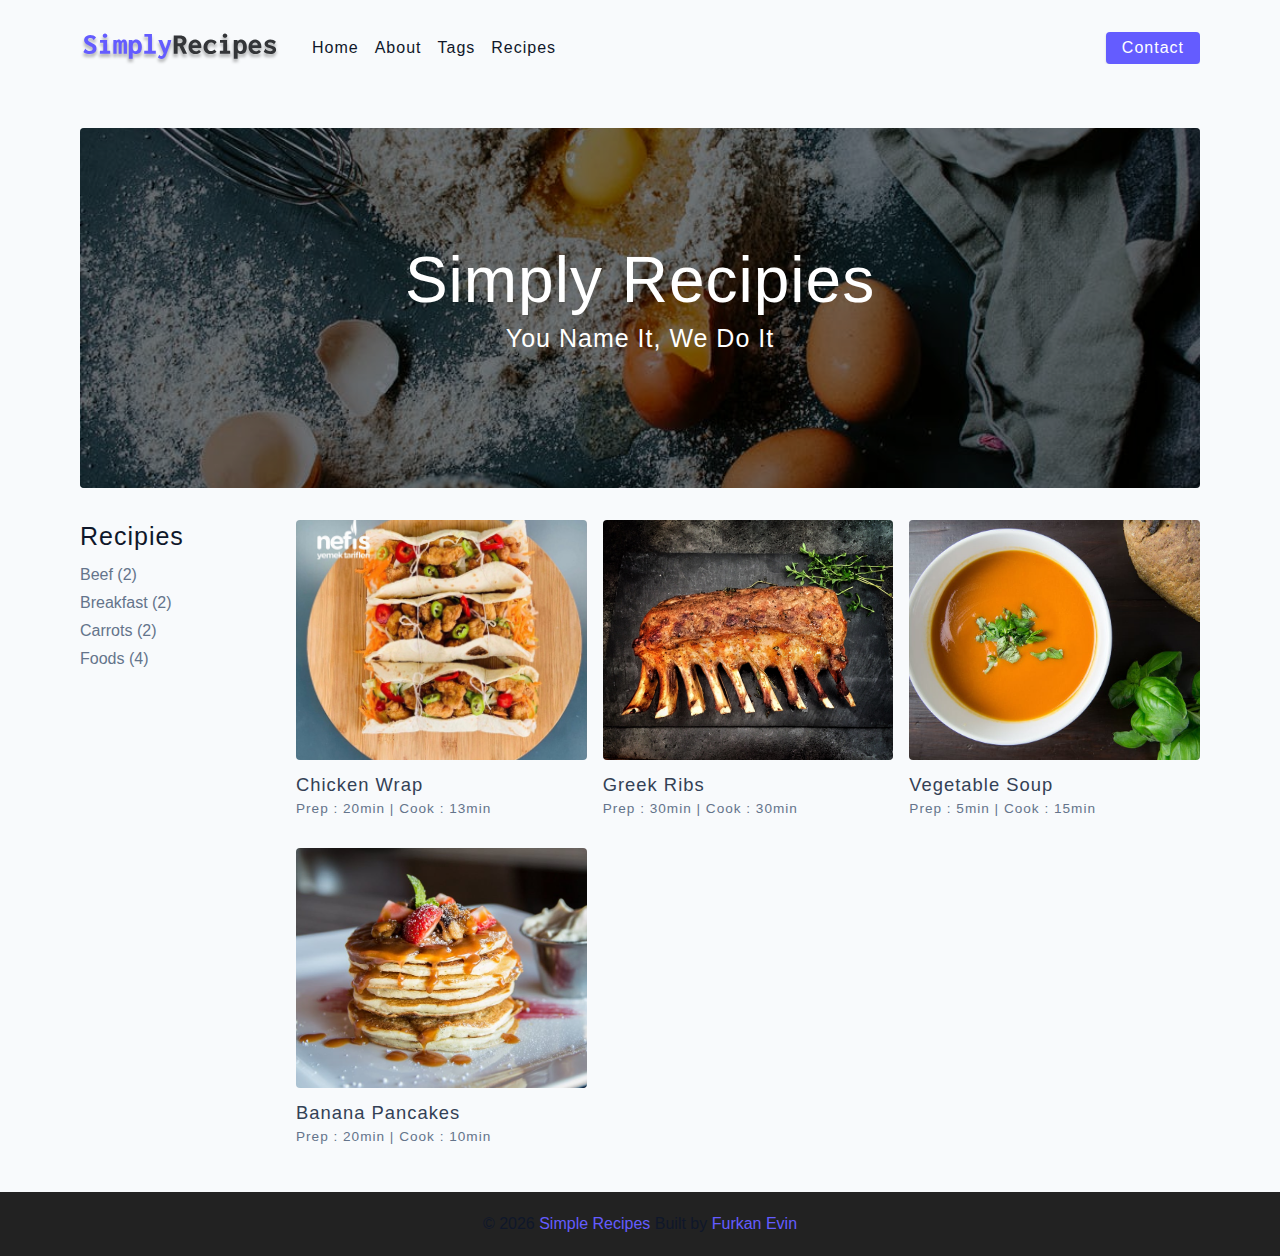
<file: index.html>
<!DOCTYPE html>
<html lang="en">
  <head>
    <meta charset="UTF-8" />
    <meta http-equiv="X-UA-Compatible" content="IE=edge" />
    <meta name="viewport" content="width=device-width, initial-scale=1.0" />
    <title>Simply Recipes || Starter</title>
    <!-- favicon -->
    <link rel="shortcut icon" href="./assets/favicon.ico" type="image/x-icon" />
    <!-- normalize -->
    <link rel="stylesheet" href="./css/normalize.css" />
    <!-- font-awesome -->
    <link
      rel="stylesheet"
      href="https://cdnjs.cloudflare.com/ajax/libs/font-awesome/5.14.0/css/all.min.css"
    />
    <!-- main css -->
    <link rel="stylesheet" href="./css/main.css" />
  </head>
  <body>
    <!-- NAV -->

    <nav class="navbar">
      <div class="nav-center">
        <div class="nav-header">
          <a href="index.html" class="nav-logo">
            <img src="./assets/logo.svg" alt="simply recipes" />
          </a>
          <button class="nav-btn btn">
            <i class="fas fa-align-justify"></i>
          </button>
        </div>
        <div class="nav-links">
          <a href="index.html" class="nav-link"> home </a>
          <a href="about.html" class="nav-link"> about </a>
          <a href="tags.html" class="nav-link"> tags </a>
          <a href="recipes.html" class="nav-link"> recipes </a>

          <div class="nav-link contact-link">
            <a href="contact.html" class="btn"> contact </a>
          </div>
        </div>
      </div>
    </nav>

    <!-- NAV end -->

    <!-- Main -->
    <main class="page">
      <!-- banner -->
      <header class="hero">
        <div class="hero-container">
         <div class="hero-text">
          <h1>Simply Recipies</h1>
          <h4>You name it, we do it</h4>
         </div>
        </div>
      </header>
      <!-- end of banner -->
      
      <!-- Recipies -->
      <section class="recipes-container">

        <!-- tag container -->
        <div class="tags-container">
          <h4>Recipies</h4>
          <div class="tags-list">
            <a href="tag-template-beef.html"> Beef (2)</a>
            <a href="tag-template-breakfast.html"> Breakfast (2)</a>
            <a href="tag-template-carrots.html"> Carrots (2)</a>
            <a href="tag-template-foods.html"> Foods (4)</a>
          </div>
        </div>
        <!-- END of tag container -->

       <!-- recipies container -->
       <div class="recipes-list">
            <!-- single-recipie -->
            <a href="single-recipe-1.html" class="recipe">
              <img src="./assets/recipes/recipe-1.jpeg" alt="food" class="img recipe-img">
              <h5>Chicken wrap</h5>
              <p>Prep : 20min | Cook : 13min</p>
            </a>
            <!-- END of single-recipie -->


            <!-- single-recipie -->
            <a href="single-recipe-2.html" class="recipe">
              <img src="./assets/recipes/recipe-2.jpeg" alt="food" class="img recipe-img">
              <h5>Greek Ribs</h5>
              <p>Prep : 30min | Cook : 30min</p>
            </a>
            <!-- END of single-recipie -->

            <!-- single-recipie -->
            <a href="single-recipe-3.html" class="recipe">
              <img src="./assets/recipes/recipe-3.jpeg" alt="food" class="img recipe-img">
              <h5>Vegetable Soup</h5>
              <p>Prep : 5min | Cook : 15min</p>
            </a>
            <!-- END of single-recipie -->
            
            <!-- single-recipie -->
            <a href="single-recipe-4.html" class="recipe">
              <img src="./assets/recipes/recipe-4.jpeg" alt="food" class="img recipe-img">
              <h5>Banana Pancakes</h5>
              <p>Prep : 20min | Cook : 10min</p>
            </a>
            <!-- END of single-recipie -->
          </div>
       <!-- END of recipies container -->
    </section>
       <!-- End of Recipies -->




      
    </main>
    <!-- Main End -->

    <!-- Footer -->
    <footer class="page-footer">
      <p>&copy; <span id="date">2021</span>
      <span class="footer-logo">Simple Recipes</span>
      Built by <a href="https://www.linkedin.com/in/furkan-evin/" target="_blank">Furkan Evin</a>
      </p>
    </footer>

<script src="./js/app.js"></script>
  </body>
</html>
</file>
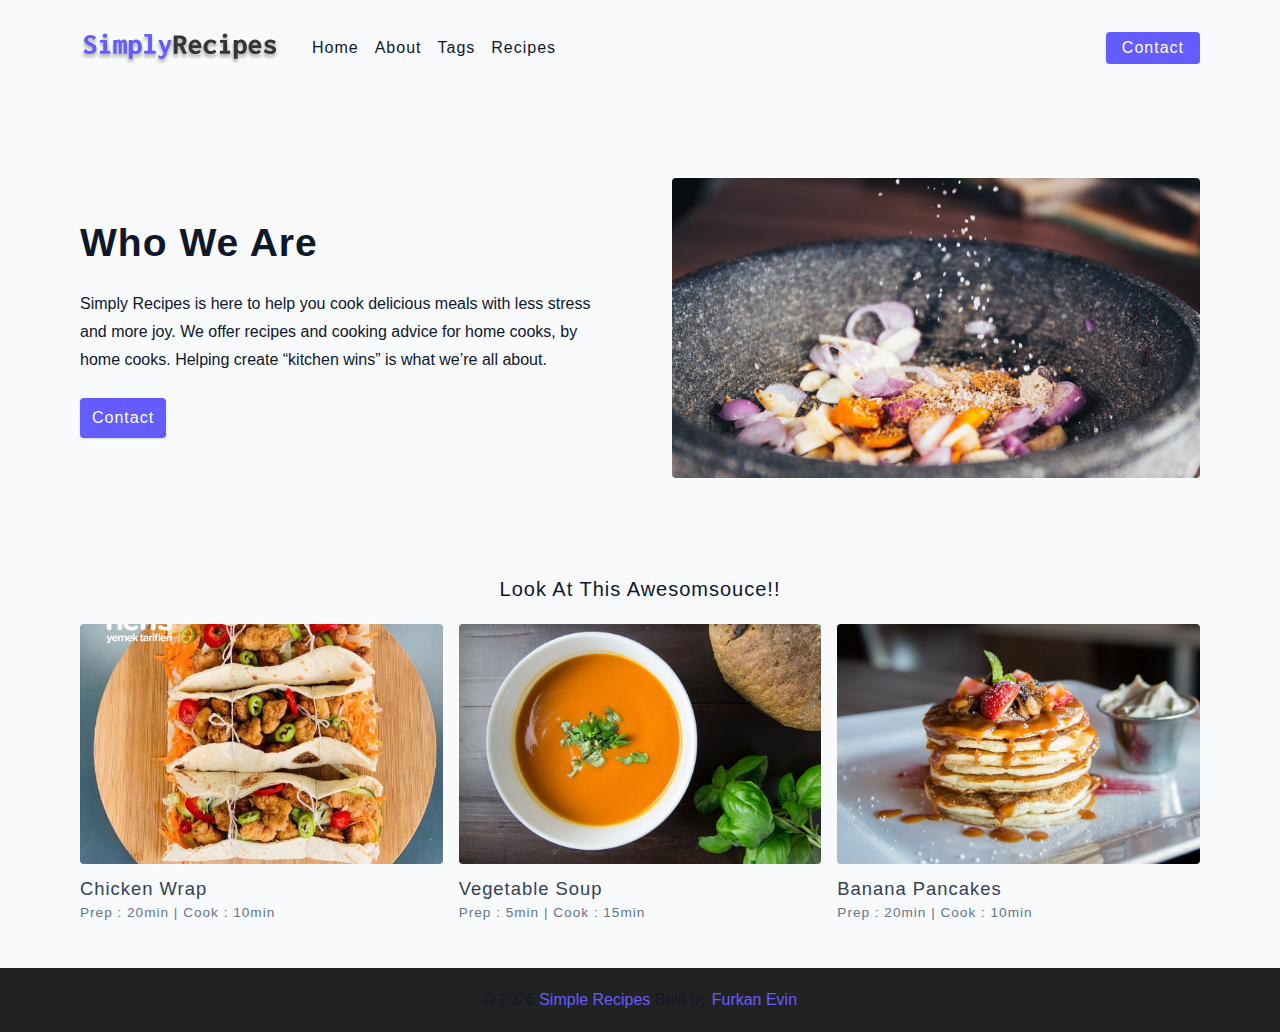
<file: about.html>
<!DOCTYPE html>
<html lang="en">
  <head>
    <meta charset="UTF-8" />
    <meta http-equiv="X-UA-Compatible" content="IE=edge" />
    <meta name="viewport" content="width=device-width, initial-scale=1.0" />
    <title>Simply Recipes || Starter</title>
    <!-- favicon -->
    <link rel="shortcut icon" href="./assets/favicon.ico" type="image/x-icon" />
    <!-- normalize -->
    <link rel="stylesheet" href="./css/normalize.css" />
    <!-- font-awesome -->
    <link
      rel="stylesheet"
      href="https://cdnjs.cloudflare.com/ajax/libs/font-awesome/5.14.0/css/all.min.css"
    />
    <!-- main css -->
    <link rel="stylesheet" href="./css/main.css" />
  </head>
  <body>
    <!-- NAV -->

    <nav class="navbar">
      <div class="nav-center">
        <div class="nav-header">
          <a href="index.html" class="nav-logo">
            <img src="./assets/logo.svg" alt="simply recipes" />
          </a>
          <button class="nav-btn btn">
            <i class="fas fa-align-justify"></i>
          </button>
        </div>
        <div class="nav-links">
          <a href="index.html" class="nav-link"> home </a>
          <a href="about.html" class="nav-link"> about </a>
          <a href="tags.html" class="nav-link"> tags </a>
          <a href="recipes.html" class="nav-link"> recipes </a>

          <div class="nav-link contact-link">
            <a href="contact.html" class="btn"> contact </a>
          </div>
        </div>
      </div>
    </nav>

    <!-- NAV end -->

    <!-- Main -->
    <main class="page">
      <section class="about-page">
        <article>
          <h2>
            Who We Are
          </h2>
          <p>

            Simply Recipes is here to help you cook delicious meals with less stress and more joy. We offer recipes and cooking advice for home cooks, by home cooks. Helping create “kitchen wins” is what we’re all about.

          </p>
          <a href="contact.html" class="btn">contact</a>
        

        </article>
        <img src="./assets/about.jpeg" alt="pouring salt" class="img about-img">
      </section>
      <section class="featured-recipes">
        <h5 class="featured-title">Look At This Awesomsouce!!</h5>
        <div class="recipes-list">
          <!-- single-recipie -->
          <a href="single-recipe-1.html" class="recipe">
            <img src="./assets/recipes/recipe-1.jpeg" alt="food" class="img recipe-img">
            <h5>Chicken wrap</h5>
            <p>Prep : 20min | Cook : 10min</p>
          </a>
          <!-- END of single-recipie -->

          <!-- single-recipie -->
          <a href="single-recipe-3.html" class="recipe">
            <img src="./assets/recipes/recipe-3.jpeg" alt="food" class="img recipe-img">
            <h5>Vegetable Soup</h5>
            <p>Prep : 5min | Cook : 15min</p>
          </a>
          <!-- END of single-recipie -->
          
          <!-- single-recipie -->
          <a href="single-recipe-4.html" class="recipe">
            <img src="./assets/recipes/recipe-4.jpeg" alt="food" class="img recipe-img">
            <h5>Banana Pancakes</h5>
            <p>Prep : 20min | Cook : 10min</p>
          </a>
          <!-- END of single-recipie -->
        </div>
     <!-- END of recipies container -->
      </section>
    </main>
    <!-- Main End -->

    <!-- Footer -->
    <footer class="page-footer">
      <p>&copy; <span id="date">2021</span>
      <span class="footer-logo">Simple Recipes</span>
      Built by <a href="https://www.linkedin.com/in/furkan-evin/" target="_blank">Furkan Evin</a>
      </p>
    </footer>

<script src="./js/app.js"></script>
  </body>
</html>
</file>
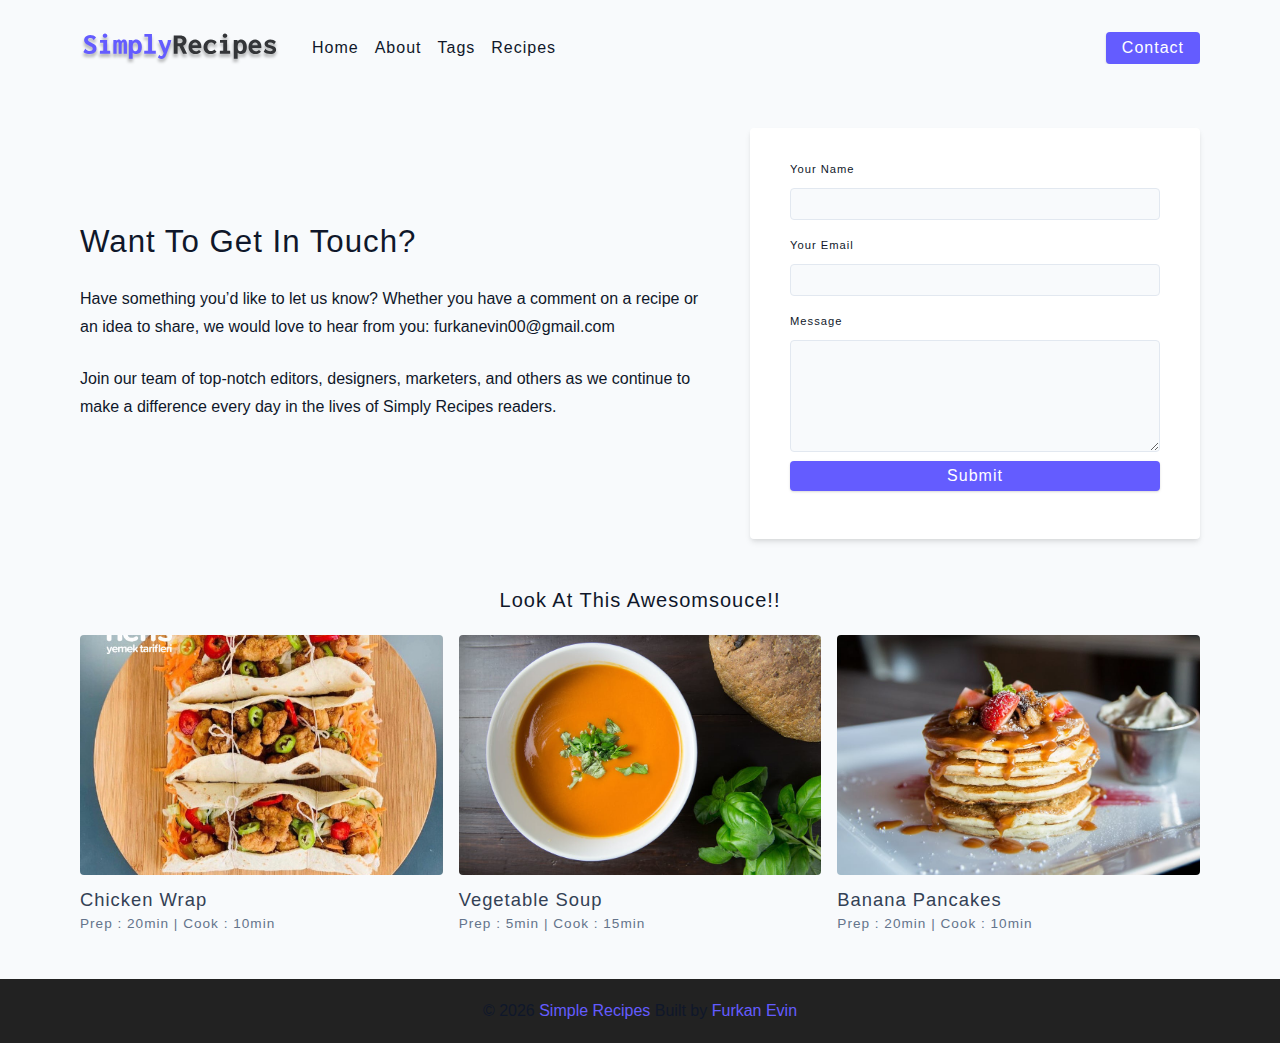
<file: contact.html>
<!DOCTYPE html>
<html lang="en">
  <head>
    <meta charset="UTF-8" />
    <meta http-equiv="X-UA-Compatible" content="IE=edge" />
    <meta name="viewport" content="width=device-width, initial-scale=1.0" />
    <title>Simply Recipes || Starter</title>
    <!-- favicon -->
    <link rel="shortcut icon" href="./assets/favicon.ico" type="image/x-icon" />
    <!-- normalize -->
    <link rel="stylesheet" href="./css/normalize.css" />
    <!-- font-awesome -->
    <link
      rel="stylesheet"
      href="https://cdnjs.cloudflare.com/ajax/libs/font-awesome/5.14.0/css/all.min.css"
    />
    <!-- main css -->
    <link rel="stylesheet" href="./css/main.css" />
  </head>
  <body>
    <!-- NAV -->

    <nav class="navbar">
      <div class="nav-center">
        <div class="nav-header">
          <a href="index.html" class="nav-logo">
            <img src="./assets/logo.svg" alt="simply recipes" />
          </a>
          <button class="nav-btn btn">
            <i class="fas fa-align-justify"></i>
          </button>
        </div>
        <div class="nav-links">
          <a href="index.html" class="nav-link"> home </a>
          <a href="about.html" class="nav-link"> about </a>
          <a href="tags.html" class="nav-link"> tags </a>
          <a href="recipes.html" class="nav-link"> recipes </a>

          <div class="nav-link contact-link">
            <a href="contact.html" class="btn"> contact </a>
          </div>
        </div>
      </div>
    </nav>

    <!-- NAV end -->

    <!-- Main -->
    <main class="page">

      <section class="contact-container">
        <article class="contact-info">
          <h3>Want To Get In Touch?</h3>
          <P>Have something you’d like to let us know? Whether you have a comment on a recipe or an idea to share, we would love to hear from you: furkanevin00@gmail.com</P>
          <p>Join our team of top-notch editors, designers, marketers, and others as we continue to make a difference every day in the lives of Simply Recipes readers.</p>
        </article>
        <article>
          <form class="form contact-form">
            <!-- single form row -->
            <div class="form-row">
              <label for="name" class="form-label">your name</label>
              <input type="text" name="name" id="name" class="form-input">
            </div>
            <!-- END of single form row -->
            <!-- single form row -->
            <div class="form-row">
              <label for="email" class="form-label">Your email</label>
              <input type="email" name="email" id="email" class="form-input">
            </div>
            <!-- END of single form row -->
            <div class="form-row">
              <label for="message" class="form-label">Message</label>
              <textarea name="message" id="message " class="form-textarea"></textarea>
              <button type="submit" class="btn btn-block">
                submit
              </button>
            </div>
          </form>
        </article>
      </section>

      <section class="featured-recipes">
        <h5 class="featured-title">Look At This Awesomsouce!!</h5>
        <div class="recipes-list">
                    <!-- single-recipie -->
                    <a href="single-recipe-1.html" class="recipe">
                      <img src="./assets/recipes/recipe-1.jpeg" alt="food" class="img recipe-img">
                      <h5>Chicken wrap</h5>
                      <p>Prep : 20min | Cook : 10min</p>
                    </a>
                    <!-- END of single-recipie -->
          
                    <!-- single-recipie -->
                    <a href="single-recipe-3.html" class="recipe">
                      <img src="./assets/recipes/recipe-3.jpeg" alt="food" class="img recipe-img">
                      <h5>Vegetable Soup</h5>
                      <p>Prep : 5min | Cook : 15min</p>
                    </a>
                    <!-- END of single-recipie -->
                    
                    <!-- single-recipie -->
                    <a href="single-recipe-4.html" class="recipe">
                      <img src="./assets/recipes/recipe-4.jpeg" alt="food" class="img recipe-img">
                      <h5>Banana Pancakes</h5>
                      <p>Prep : 20min | Cook : 10min</p>
                    </a>
                    <!-- END of single-recipie -->
        </div>
     <!-- END of recipies container -->
      </section>
    </main>
    <!-- Main End -->

    <!-- Footer -->
    <footer class="page-footer">
      <p>&copy; <span id="date">2021</span>
      <span class="footer-logo">Simple Recipes</span>
      Built by <a href="https://www.linkedin.com/in/furkan-evin/" target="_blank">Furkan Evin</a>
      </p>
    </footer>

<script src="./js/app.js"></script>
  </body>
</html>
</file>
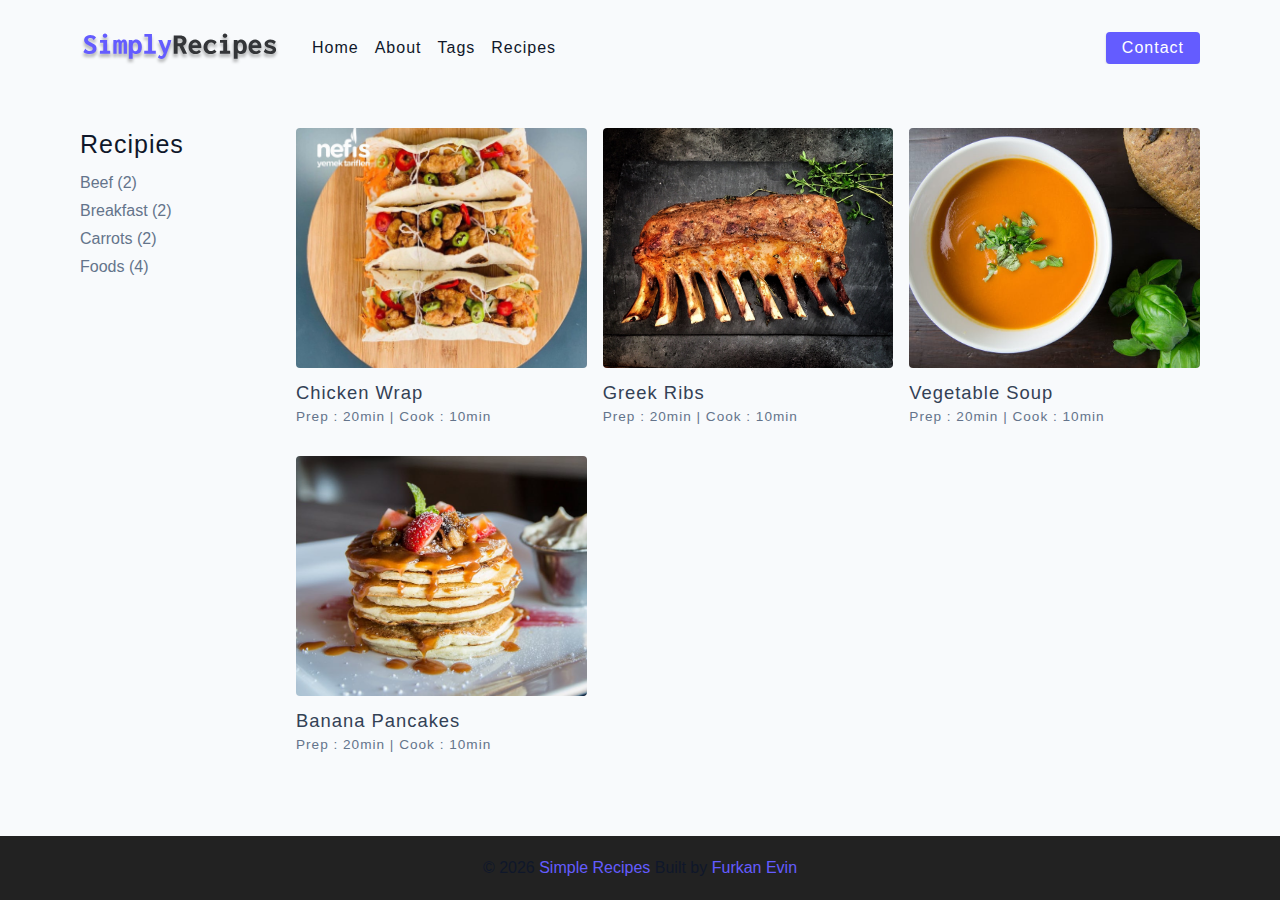
<file: recipes.html>
<!DOCTYPE html>
<html lang="en">
  <head>
    <meta charset="UTF-8" />
    <meta http-equiv="X-UA-Compatible" content="IE=edge" />
    <meta name="viewport" content="width=device-width, initial-scale=1.0" />
    <title>Simply Recipes || Starter</title>
    <!-- favicon -->
    <link rel="shortcut icon" href="./assets/favicon.ico" type="image/x-icon" />
    <!-- normalize -->
    <link rel="stylesheet" href="./css/normalize.css" />
    <!-- font-awesome -->
    <link
      rel="stylesheet"
      href="https://cdnjs.cloudflare.com/ajax/libs/font-awesome/5.14.0/css/all.min.css"
    />
    <!-- main css -->
    <link rel="stylesheet" href="./css/main.css" />
  </head>
  <body>
    <!-- NAV -->

    <nav class="navbar">
      <div class="nav-center">
        <div class="nav-header">
          <a href="index.html" class="nav-logo">
            <img src="./assets/logo.svg" alt="simply recipes" />
          </a>
          <button class="nav-btn btn">
            <i class="fas fa-align-justify"></i>
          </button>
        </div>
        <div class="nav-links">
          <a href="index.html" class="nav-link"> home </a>
          <a href="about.html" class="nav-link"> about </a>
          <a href="tags.html" class="nav-link"> tags </a>
          <a href="recipes.html" class="nav-link"> recipes </a>

          <div class="nav-link contact-link">
            <a href="contact.html" class="btn"> contact </a>
          </div>
        </div>
      </div>
    </nav>

    <!-- NAV end -->

    <!-- Main -->
    <main class="page">

       <!-- Recipies -->
       <section class="recipes-container">

        <!-- tag container -->
        <div class="tags-container">
          <h4>Recipies</h4>
          <div class="tags-list">
            <a href="tag-template-beef.html"> Beef (2)</a>
            <a href="tag-template-breakfast.html"> Breakfast (2)</a>
            <a href="tag-template-carrots.html"> Carrots (2)</a>
            <a href="tag-template-foods.html"> Foods (4)</a>
          </div>
        </div>
        <!-- END of tag container -->

       <!-- recipies container -->
       <div class="recipes-list">
            <!-- single-recipie -->
            <a href="single-recipe-1.html" class="recipe">
              <img src="./assets/recipes/recipe-1.jpeg" alt="food" class="img recipe-img">
              <h5>Chicken wrap</h5>
              <p>Prep : 20min | Cook : 10min</p>
            </a>
            <!-- END of single-recipie -->


            <!-- single-recipie -->
            <a href="single-recipe-2.html" class="recipe">
              <img src="./assets/recipes/recipe-2.jpeg" alt="food" class="img recipe-img">
              <h5>Greek Ribs</h5>
              <p>Prep : 20min | Cook : 10min</p>
            </a>
            <!-- END of single-recipie -->

            <!-- single-recipie -->
            <a href="single-recipe-3.html" class="recipe">
              <img src="./assets/recipes/recipe-3.jpeg" alt="food" class="img recipe-img">
              <h5>Vegetable Soup</h5>
              <p>Prep : 20min | Cook : 10min</p>
            </a>
            <!-- END of single-recipie -->
            
            <!-- single-recipie -->
            <a href="single-recipe-4.html" class="recipe">
              <img src="./assets/recipes/recipe-4.jpeg" alt="food" class="img recipe-img">
              <h5>Banana Pancakes</h5>
              <p>Prep : 20min | Cook : 10min</p>
            </a>
            <!-- END of single-recipie -->
          </div>
       <!-- END of recipies container -->
    </section>
       <!-- End of Recipies -->




    </main>
    <!-- Main End -->

    <!-- Footer -->
    <footer class="page-footer">
      <p>&copy; <span id="date">2021</span>
      <span class="footer-logo">Simple Recipes</span>
      Built by <a href="https://www.linkedin.com/in/furkan-evin/" target="_blank">Furkan Evin</a>
      </p>
    </footer>

<script src="./js/app.js"></script>
  </body>
</html>
</file>
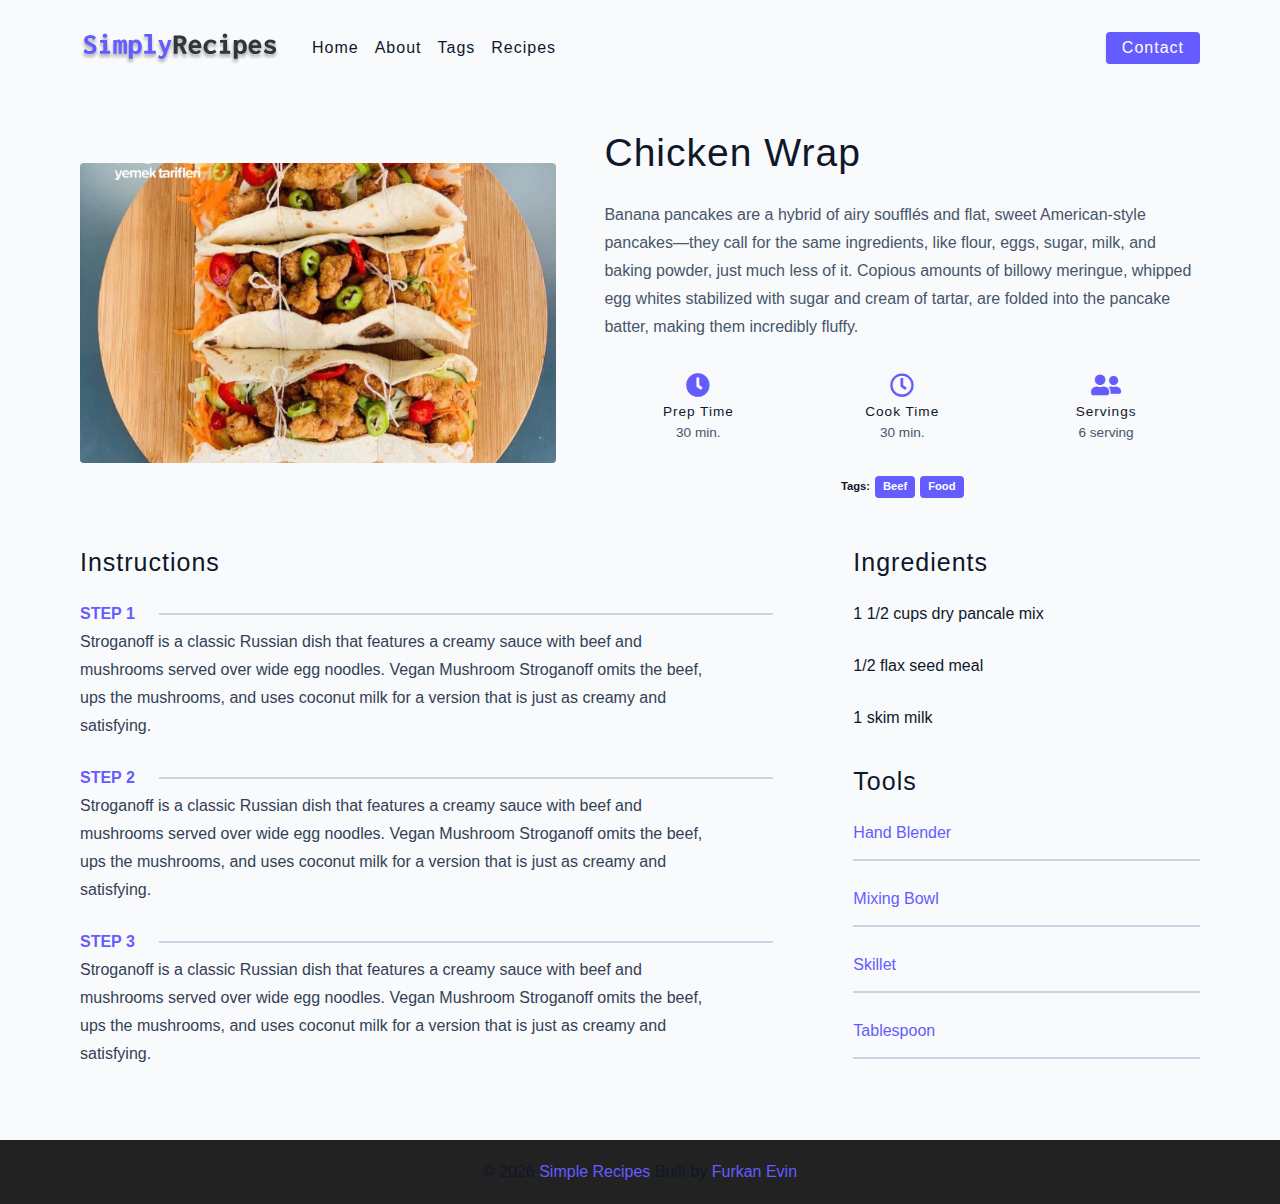
<file: single-recipe-1.html>
<!DOCTYPE html>
<html lang="en">
  <head>
    <meta charset="UTF-8" />
    <meta http-equiv="X-UA-Compatible" content="IE=edge" />
    <meta name="viewport" content="width=device-width, initial-scale=1.0" />
    <title>Simply Recipes || Starter</title>
    <!-- favicon -->
    <link rel="shortcut icon" href="./assets/favicon.ico" type="image/x-icon" />
    <!-- normalize -->
    <link rel="stylesheet" href="./css/normalize.css" />
    <!-- font-awesome -->
    <link
      rel="stylesheet"
      href="https://cdnjs.cloudflare.com/ajax/libs/font-awesome/5.14.0/css/all.min.css"
    />
    <!-- main css -->
    <link rel="stylesheet" href="./css/main.css" />
  </head>
  <body>
    <!-- NAV -->

    <nav class="navbar">
      <div class="nav-center">
        <div class="nav-header">
          <a href="index.html" class="nav-logo">
            <img src="./assets/logo.svg" alt="simply recipes" />
          </a>
          <button class="nav-btn btn">
            <i class="fas fa-align-justify"></i>
          </button>
        </div>
        <div class="nav-links">
          <a href="index.html" class="nav-link"> home </a>
          <a href="about.html" class="nav-link"> about </a>
          <a href="tags.html" class="nav-link"> tags </a>
          <a href="recipes.html" class="nav-link"> recipes </a>

          <div class="nav-link contact-link">
            <a href="contact.html" class="btn"> contact </a>
          </div>
        </div>
      </div>
    </nav>

    <!-- NAV end -->

    <!-- Main -->
    <main class="page">
<div class="recipe-page">
  <section class="recipe-hero">
    <img src="./assets/recipes/recipe-1.jpeg" class="img recipe-hero-img" alt="pancakes">
    <article>
      <h2>Chicken wrap</h2>
      <p>Banana pancakes are a hybrid of airy soufflés and flat, sweet American-style pancakes—they call for the same ingredients, like flour, eggs, sugar, milk, and baking powder, just much less of it. Copious amounts of billowy meringue, whipped egg whites stabilized with sugar and cream of tartar, are folded into the pancake batter, making them incredibly fluffy. 
      </p>
      <!-- recipe icons -->
      <div class="recipe-icons">
        <!-- single recipe icon -->
        <article>
          <i class="fas fa-clock"></i>
          <h5>prep time</h5>
          <p>30 min.</p>
        </article>
         <!-- single recipe icon -->
         <article>
          <i class="far fa-clock"></i>
          <h5>Cook Time</h5>
          <p>30 min.</p>
        </article>
         <!-- single recipe icon -->
         <article>
          <i class="fas fa-user-friends"></i>
          <h5>servings</h5>
          <p>6 serving</p>
        </article>
      </div>
      

      <!--recipe tags -->
      <div class="recipe-tags">
        Tags: <a href="tag-template-beef.html">Beef</a>
        <a href="tag-template-foods.html">Food</a>
      </div>


    </article>
  </section>
  <!-- recipe content -->
  <section class="recipe-content">
    <article>
       <h4>Instructions</h4>

       <!-- single instruction -->
       <div class="single-instruction">
        <header>
          <p>step 1</p>
          <div></div>
        </header>
        <p> Stroganoff is a classic Russian dish that features a creamy sauce with beef and mushrooms served over wide egg noodles. Vegan Mushroom Stroganoff omits the beef, ups the mushrooms, and uses coconut milk for a version that is just as creamy and satisfying. </p>

        <!-- single instruction -->
       <div class="single-instruction">
        <header>
          <p>step 2</p>
          <div></div>
        </header>
        <p> Stroganoff is a classic Russian dish that features a creamy sauce with beef and mushrooms served over wide egg noodles. Vegan Mushroom Stroganoff omits the beef, ups the mushrooms, and uses coconut milk for a version that is just as creamy and satisfying. </p>

        <!-- single instruction -->
       <div class="single-instruction">
        <header>
          <p>step 3</p>
          <div></div>
        </header>
        <p> Stroganoff is a classic Russian dish that features a creamy sauce with beef and mushrooms served over wide egg noodles. Vegan Mushroom Stroganoff omits the beef, ups the mushrooms, and uses coconut milk for a version that is just as creamy and satisfying. </p>
        

        
       </div>


        </article>


    <article class="second-column"> 
      <div>
        <h4>Ingredients</h4>
        <p class="single-indredient">1 1/2 cups dry pancale mix</p>
        <p class="single-indredient">1/2 flax seed meal</p>
        <p class="single-indredient">1 skim milk</p>
      </div>  
      <div>
        <h4>tools</h4>
        <p class="single-tool">Hand Blender</p>
        <p class="single-tool">Mixing Bowl</p>
        <p class="single-tool">skillet</p>
        <p class="single-tool">tablespoon</p>
      </div>
    </article>
  </section>

</div>







    </main>
    <!-- Main End -->

    <!-- Footer -->
    <footer class="page-footer">
      <p>&copy; <span id="date">2021</span>
      <span class="footer-logo">Simple Recipes</span>
      Built by <a href="https://www.linkedin.com/in/furkan-evin/" target="_blank">Furkan Evin</a>
      </p>
    </footer>

<script src="./js/app.js"></script>
  </body>
</html>
</file>
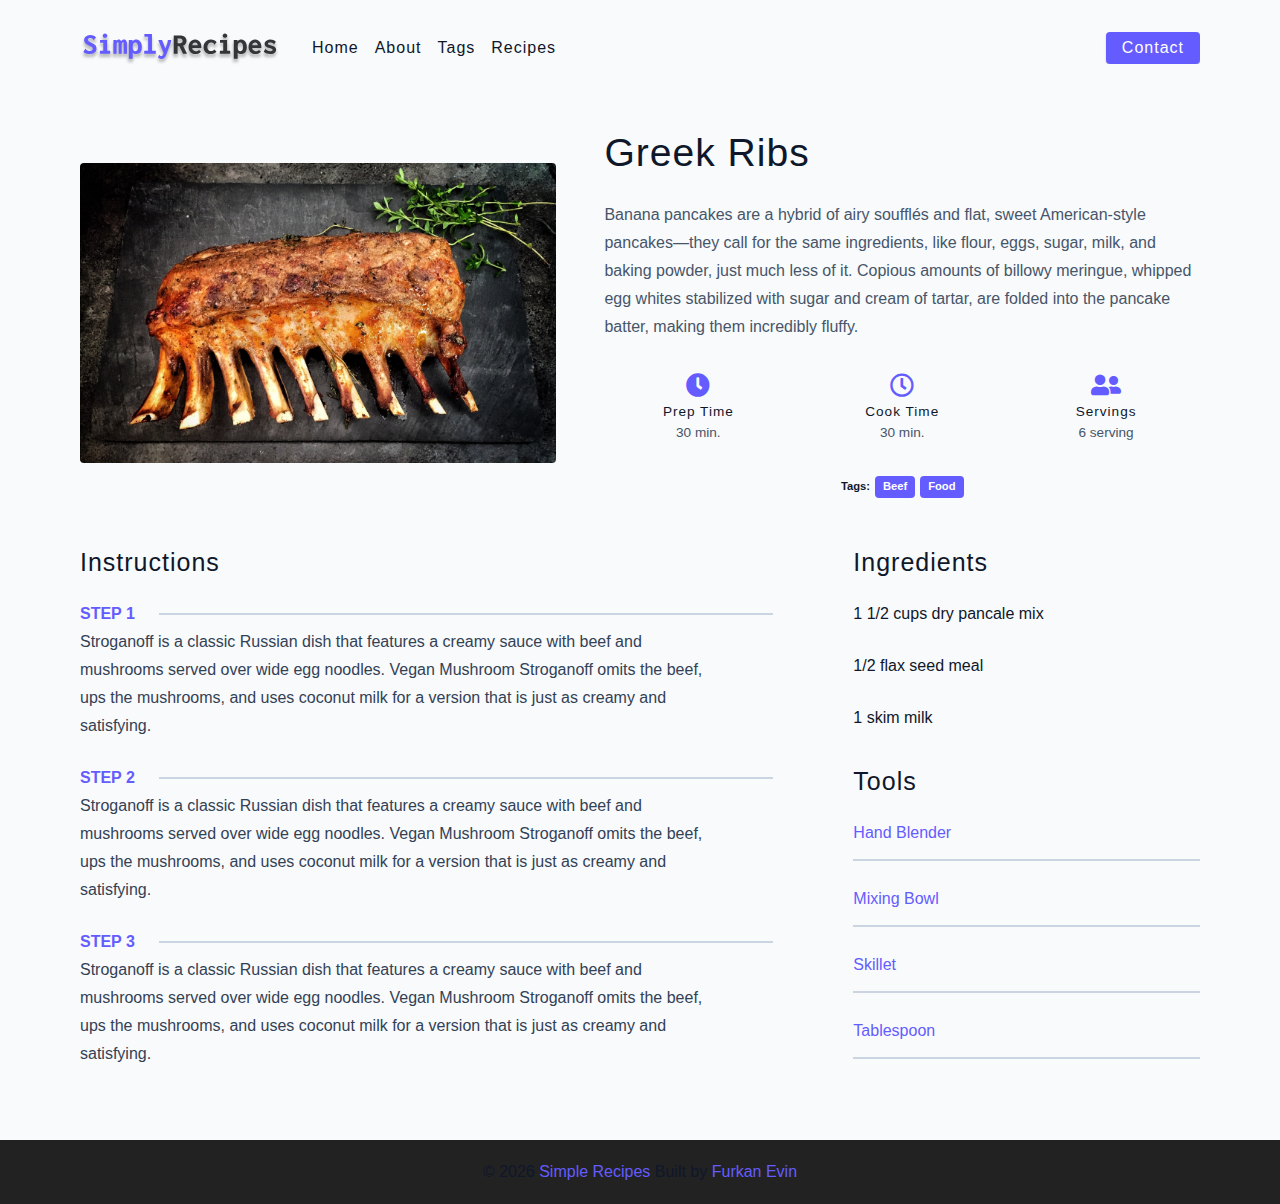
<file: single-recipe-2.html>
<!DOCTYPE html>
<html lang="en">
  <head>
    <meta charset="UTF-8" />
    <meta http-equiv="X-UA-Compatible" content="IE=edge" />
    <meta name="viewport" content="width=device-width, initial-scale=1.0" />
    <title>Simply Recipes || Starter</title>
    <!-- favicon -->
    <link rel="shortcut icon" href="./assets/favicon.ico" type="image/x-icon" />
    <!-- normalize -->
    <link rel="stylesheet" href="./css/normalize.css" />
    <!-- font-awesome -->
    <link
      rel="stylesheet"
      href="https://cdnjs.cloudflare.com/ajax/libs/font-awesome/5.14.0/css/all.min.css"
    />
    <!-- main css -->
    <link rel="stylesheet" href="./css/main.css" />
  </head>
  <body>
    <!-- NAV -->

    <nav class="navbar">
      <div class="nav-center">
        <div class="nav-header">
          <a href="index.html" class="nav-logo">
            <img src="./assets/logo.svg" alt="simply recipes" />
          </a>
          <button class="nav-btn btn">
            <i class="fas fa-align-justify"></i>
          </button>
        </div>
        <div class="nav-links">
          <a href="index.html" class="nav-link"> home </a>
          <a href="about.html" class="nav-link"> about </a>
          <a href="tags.html" class="nav-link"> tags </a>
          <a href="recipes.html" class="nav-link"> recipes </a>

          <div class="nav-link contact-link">
            <a href="contact.html" class="btn"> contact </a>
          </div>
        </div>
      </div>
    </nav>

    <!-- NAV end -->

    <!-- Main -->
    <main class="page">
<div class="recipe-page">
  <section class="recipe-hero">
    <img src="./assets/recipes/recipe-2.jpeg" class="img recipe-hero-img" alt="pancakes">
    <article>
      <h2>Greek Ribs</h2>
      <p>Banana pancakes are a hybrid of airy soufflés and flat, sweet American-style pancakes—they call for the same ingredients, like flour, eggs, sugar, milk, and baking powder, just much less of it. Copious amounts of billowy meringue, whipped egg whites stabilized with sugar and cream of tartar, are folded into the pancake batter, making them incredibly fluffy. 
      </p>
      <!-- recipe icons -->
      <div class="recipe-icons">
        <!-- single recipe icon -->
        <article>
          <i class="fas fa-clock"></i>
          <h5>prep time</h5>
          <p>30 min.</p>
        </article>
         <!-- single recipe icon -->
         <article>
          <i class="far fa-clock"></i>
          <h5>Cook Time</h5>
          <p>30 min.</p>
        </article>
         <!-- single recipe icon -->
         <article>
          <i class="fas fa-user-friends"></i>
          <h5>servings</h5>
          <p>6 serving</p>
        </article>
      </div>
      

      <!--recipe tags -->
      <div class="recipe-tags">
        Tags: <a href="tag-template-beef.html">Beef</a>
        <a href="tag-template-foods.html">Food</a>
      </div>


    </article>
  </section>
  <!-- recipe content -->
  <section class="recipe-content">
    <article>
       <h4>Instructions</h4>

       <!-- single instruction -->
       <div class="single-instruction">
        <header>
          <p>step 1</p>
          <div></div>
        </header>
        <p> Stroganoff is a classic Russian dish that features a creamy sauce with beef and mushrooms served over wide egg noodles. Vegan Mushroom Stroganoff omits the beef, ups the mushrooms, and uses coconut milk for a version that is just as creamy and satisfying. </p>

        <!-- single instruction -->
       <div class="single-instruction">
        <header>
          <p>step 2</p>
          <div></div>
        </header>
        <p> Stroganoff is a classic Russian dish that features a creamy sauce with beef and mushrooms served over wide egg noodles. Vegan Mushroom Stroganoff omits the beef, ups the mushrooms, and uses coconut milk for a version that is just as creamy and satisfying. </p>

        <!-- single instruction -->
       <div class="single-instruction">
        <header>
          <p>step 3</p>
          <div></div>
        </header>
        <p> Stroganoff is a classic Russian dish that features a creamy sauce with beef and mushrooms served over wide egg noodles. Vegan Mushroom Stroganoff omits the beef, ups the mushrooms, and uses coconut milk for a version that is just as creamy and satisfying. </p>
        

        
       </div>


        </article>


    <article class="second-column"> 
      <div>
        <h4>Ingredients</h4>
        <p class="single-indredient">1 1/2 cups dry pancale mix</p>
        <p class="single-indredient">1/2 flax seed meal</p>
        <p class="single-indredient">1 skim milk</p>
      </div>  
      <div>
        <h4>tools</h4>
        <p class="single-tool">Hand Blender</p>
        <p class="single-tool">Mixing Bowl</p>
        <p class="single-tool">skillet</p>
        <p class="single-tool">tablespoon</p>
      </div>
    </article>
  </section>

</div>







    </main>
    <!-- Main End -->

    <!-- Footer -->
    <footer class="page-footer">
      <p>&copy; <span id="date">2021</span>
      <span class="footer-logo">Simple Recipes</span>
      Built by <a href="https://www.linkedin.com/in/furkan-evin/" target="_blank">Furkan Evin</a>
      </p>
    </footer>

<script src="./js/app.js"></script>
  </body>
</html>
</file>
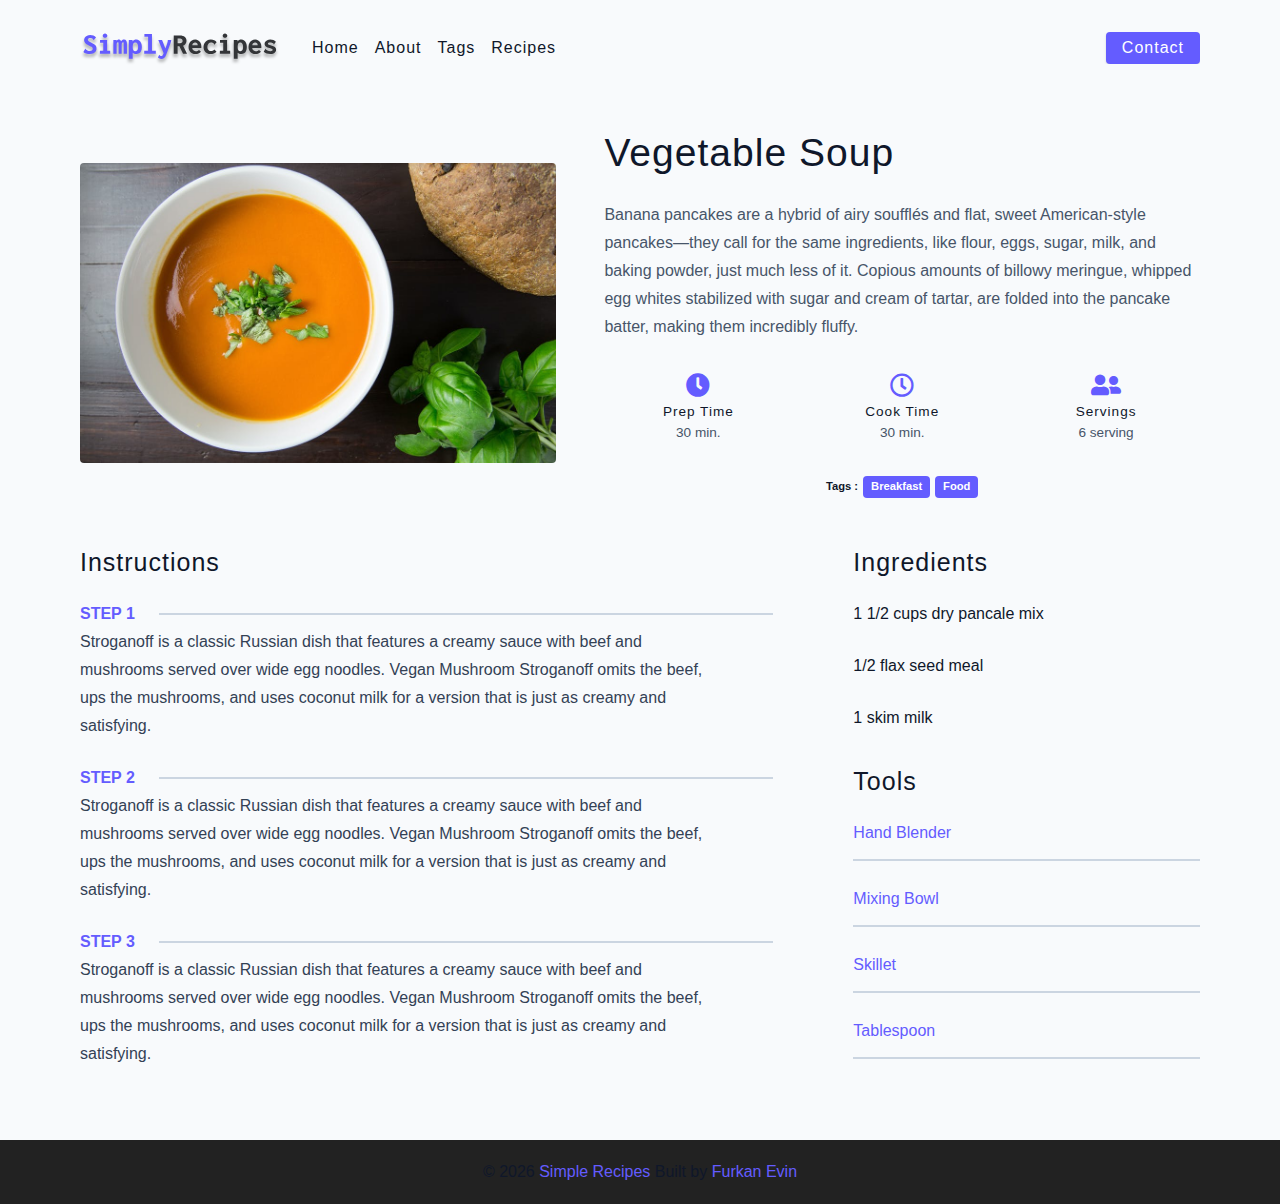
<file: single-recipe-3.html>
<!DOCTYPE html>
<html lang="en">
  <head>
    <meta charset="UTF-8" />
    <meta http-equiv="X-UA-Compatible" content="IE=edge" />
    <meta name="viewport" content="width=device-width, initial-scale=1.0" />
    <title>Simply Recipes || Starter</title>
    <!-- favicon -->
    <link rel="shortcut icon" href="./assets/favicon.ico" type="image/x-icon" />
    <!-- normalize -->
    <link rel="stylesheet" href="./css/normalize.css" />
    <!-- font-awesome -->
    <link
      rel="stylesheet"
      href="https://cdnjs.cloudflare.com/ajax/libs/font-awesome/5.14.0/css/all.min.css"
    />
    <!-- main css -->
    <link rel="stylesheet" href="./css/main.css" />
  </head>
  <body>
    <!-- NAV -->

    <nav class="navbar">
      <div class="nav-center">
        <div class="nav-header">
          <a href="index.html" class="nav-logo">
            <img src="./assets/logo.svg" alt="simply recipes" />
          </a>
          <button class="nav-btn btn">
            <i class="fas fa-align-justify"></i>
          </button>
        </div>
        <div class="nav-links">
          <a href="index.html" class="nav-link"> home </a>
          <a href="about.html" class="nav-link"> about </a>
          <a href="tags.html" class="nav-link"> tags </a>
          <a href="recipes.html" class="nav-link"> recipes </a>

          <div class="nav-link contact-link">
            <a href="contact.html" class="btn"> contact </a>
          </div>
        </div>
      </div>
    </nav>

    <!-- NAV end -->

    <!-- Main -->
    <main class="page">
<div class="recipe-page">
  <section class="recipe-hero">
    <img src="./assets/recipes/recipe-3.jpeg" class="img recipe-hero-img" alt="pancakes">
    <article>
      <h2>Vegetable Soup</h2>
      <p>Banana pancakes are a hybrid of airy soufflés and flat, sweet American-style pancakes—they call for the same ingredients, like flour, eggs, sugar, milk, and baking powder, just much less of it. Copious amounts of billowy meringue, whipped egg whites stabilized with sugar and cream of tartar, are folded into the pancake batter, making them incredibly fluffy. 
      </p>
      <!-- recipe icons -->
      <div class="recipe-icons">
        <!-- single recipe icon -->
        <article>
          <i class="fas fa-clock"></i>
          <h5>prep time</h5>
          <p>30 min.</p>
        </article>
         <!-- single recipe icon -->
         <article>
          <i class="far fa-clock"></i>
          <h5>Cook Time</h5>
          <p>30 min.</p>
        </article>
         <!-- single recipe icon -->
         <article>
          <i class="fas fa-user-friends"></i>
          <h5>servings</h5>
          <p>6 serving</p>
        </article>
      </div>
      

      <!--recipe tags -->
      <div class="recipe-tags">
        Tags : 
        <a href="tag-template-breakfast.html">Breakfast</a>
        <a href="tag-template-foods.html">Food</a>
      </div>


    </article>
  </section>
  <!-- recipe content -->
  <section class="recipe-content">
    <article>
       <h4>Instructions</h4>

       <!-- single instruction -->
       <div class="single-instruction">
        <header>
          <p>step 1</p>
          <div></div>
        </header>
        <p> Stroganoff is a classic Russian dish that features a creamy sauce with beef and mushrooms served over wide egg noodles. Vegan Mushroom Stroganoff omits the beef, ups the mushrooms, and uses coconut milk for a version that is just as creamy and satisfying. </p>

        <!-- single instruction -->
       <div class="single-instruction">
        <header>
          <p>step 2</p>
          <div></div>
        </header>
        <p> Stroganoff is a classic Russian dish that features a creamy sauce with beef and mushrooms served over wide egg noodles. Vegan Mushroom Stroganoff omits the beef, ups the mushrooms, and uses coconut milk for a version that is just as creamy and satisfying. </p>

        <!-- single instruction -->
       <div class="single-instruction">
        <header>
          <p>step 3</p>
          <div></div>
        </header>
        <p> Stroganoff is a classic Russian dish that features a creamy sauce with beef and mushrooms served over wide egg noodles. Vegan Mushroom Stroganoff omits the beef, ups the mushrooms, and uses coconut milk for a version that is just as creamy and satisfying. </p>
        

        
       </div>


        </article>


    <article class="second-column"> 
      <div>
        <h4>Ingredients</h4>
        <p class="single-indredient">1 1/2 cups dry pancale mix</p>
        <p class="single-indredient">1/2 flax seed meal</p>
        <p class="single-indredient">1 skim milk</p>
      </div>  
      <div>
        <h4>tools</h4>
        <p class="single-tool">Hand Blender</p>
        <p class="single-tool">Mixing Bowl</p>
        <p class="single-tool">skillet</p>
        <p class="single-tool">tablespoon</p>
      </div>
    </article>
  </section>

</div>







    </main>
    <!-- Main End -->

    <!-- Footer -->
    <footer class="page-footer">
      <p>&copy; <span id="date">2021</span>
      <span class="footer-logo">Simple Recipes</span>
      Built by <a href="https://www.linkedin.com/in/furkan-evin/" target="_blank">Furkan Evin</a>
      </p>
    </footer>

<script src="./js/app.js"></script>
  </body>
</html>
</file>
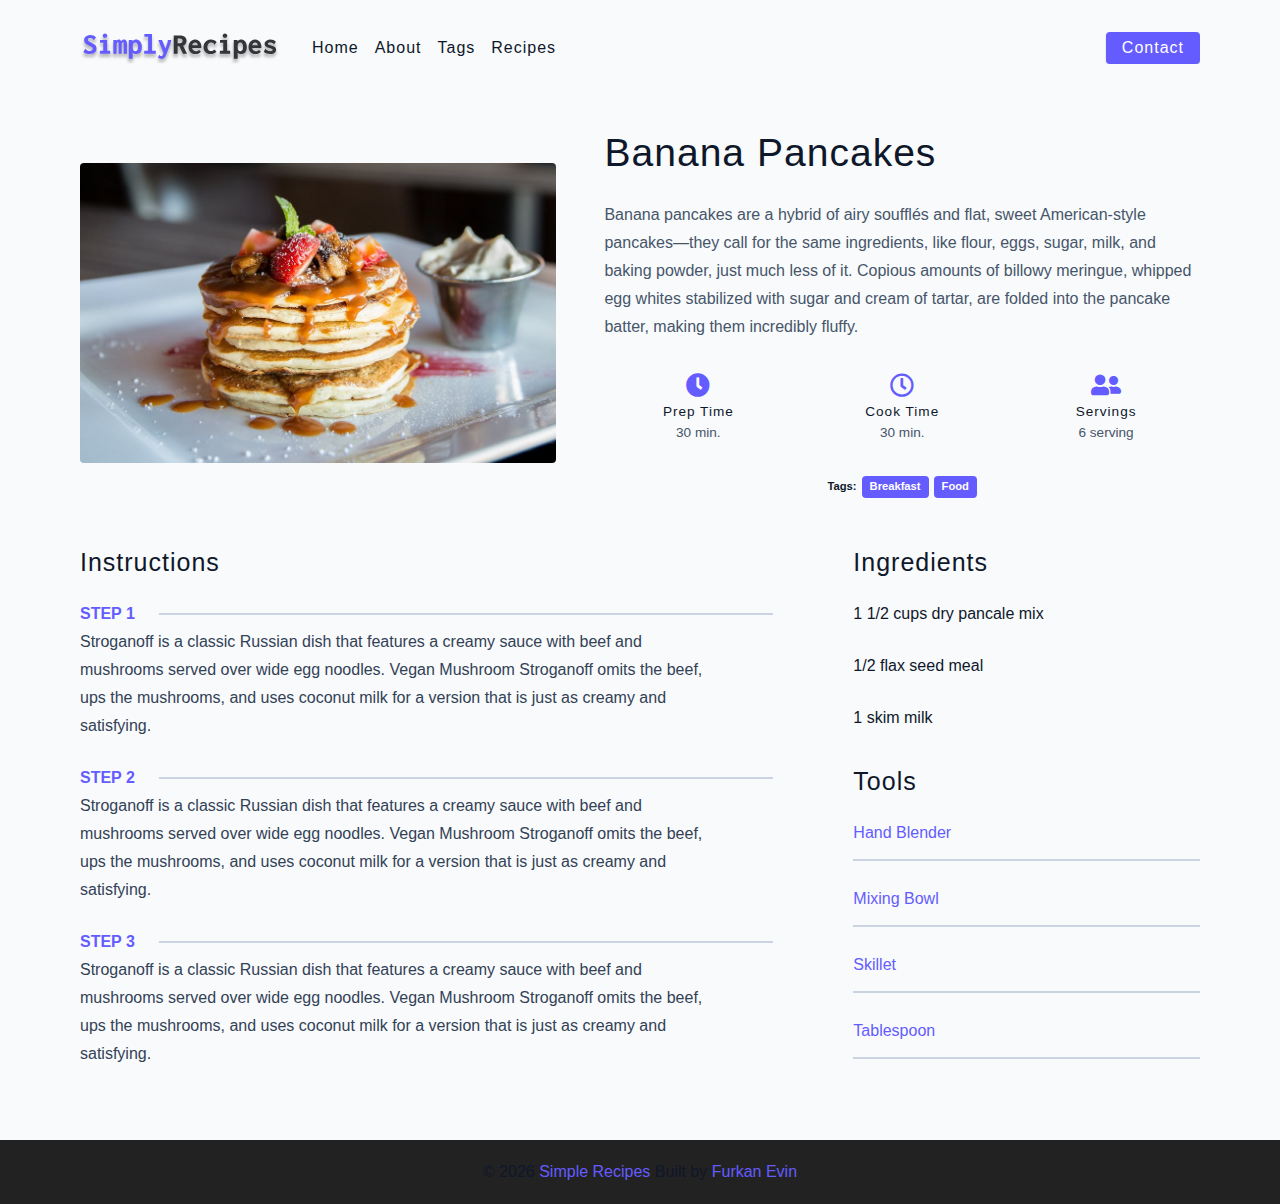
<file: single-recipe-4.html>
<!DOCTYPE html>
<html lang="en">
  <head>
    <meta charset="UTF-8" />
    <meta http-equiv="X-UA-Compatible" content="IE=edge" />
    <meta name="viewport" content="width=device-width, initial-scale=1.0" />
    <title>Simply Recipes || Starter</title>
    <!-- favicon -->
    <link rel="shortcut icon" href="./assets/favicon.ico" type="image/x-icon" />
    <!-- normalize -->
    <link rel="stylesheet" href="./css/normalize.css" />
    <!-- font-awesome -->
    <link
      rel="stylesheet"
      href="https://cdnjs.cloudflare.com/ajax/libs/font-awesome/5.14.0/css/all.min.css"
    />
    <!-- main css -->
    <link rel="stylesheet" href="./css/main.css" />
  </head>
  <body>
    <!-- NAV -->

    <nav class="navbar">
      <div class="nav-center">
        <div class="nav-header">
          <a href="index.html" class="nav-logo">
            <img src="./assets/logo.svg" alt="simply recipes" />
          </a>
          <button class="nav-btn btn">
            <i class="fas fa-align-justify"></i>
          </button>
        </div>
        <div class="nav-links">
          <a href="index.html" class="nav-link"> home </a>
          <a href="about.html" class="nav-link"> about </a>
          <a href="tags.html" class="nav-link"> tags </a>
          <a href="recipes.html" class="nav-link"> recipes </a>

          <div class="nav-link contact-link">
            <a href="contact.html" class="btn"> contact </a>
          </div>
        </div>
      </div>
    </nav>

    <!-- NAV end -->

    <!-- Main -->
    <main class="page">
<div class="recipe-page">
  <section class="recipe-hero">
    <img src="./assets/recipes/recipe-4.jpeg" class="img recipe-hero-img" alt="pancakes">
    <article>
      <h2>Banana Pancakes</h2>
      <p>Banana pancakes are a hybrid of airy soufflés and flat, sweet American-style pancakes—they call for the same ingredients, like flour, eggs, sugar, milk, and baking powder, just much less of it. Copious amounts of billowy meringue, whipped egg whites stabilized with sugar and cream of tartar, are folded into the pancake batter, making them incredibly fluffy. 
      </p>
      <!-- recipe icons -->
      <div class="recipe-icons">
        <!-- single recipe icon -->
        <article>
          <i class="fas fa-clock"></i>
          <h5>prep time</h5>
          <p>30 min.</p>
        </article>
         <!-- single recipe icon -->
         <article>
          <i class="far fa-clock"></i>
          <h5>Cook Time</h5>
          <p>30 min.</p>
        </article>
         <!-- single recipe icon -->
         <article>
          <i class="fas fa-user-friends"></i>
          <h5>servings</h5>
          <p>6 serving</p>
        </article>
      </div>
      

      <!--recipe tags -->
      <div class="recipe-tags">
        Tags:
        <a href="tag-template-breakfast.html">Breakfast</a>
        <a href="tag-template-foods.html">Food</a>
      </div>


    </article>
  </section>
  <!-- recipe content -->
  <section class="recipe-content">
    <article>
       <h4>Instructions</h4>

       <!-- single instruction -->
       <div class="single-instruction">
        <header>
          <p>step 1</p>
          <div></div>
        </header>
        <p> Stroganoff is a classic Russian dish that features a creamy sauce with beef and mushrooms served over wide egg noodles. Vegan Mushroom Stroganoff omits the beef, ups the mushrooms, and uses coconut milk for a version that is just as creamy and satisfying. </p>

        <!-- single instruction -->
       <div class="single-instruction">
        <header>
          <p>step 2</p>
          <div></div>
        </header>
        <p> Stroganoff is a classic Russian dish that features a creamy sauce with beef and mushrooms served over wide egg noodles. Vegan Mushroom Stroganoff omits the beef, ups the mushrooms, and uses coconut milk for a version that is just as creamy and satisfying. </p>

        <!-- single instruction -->
       <div class="single-instruction">
        <header>
          <p>step 3</p>
          <div></div>
        </header>
        <p> Stroganoff is a classic Russian dish that features a creamy sauce with beef and mushrooms served over wide egg noodles. Vegan Mushroom Stroganoff omits the beef, ups the mushrooms, and uses coconut milk for a version that is just as creamy and satisfying. </p>
        

        
       </div>


        </article>


    <article class="second-column"> 
      <div>
        <h4>Ingredients</h4>
        <p class="single-indredient">1 1/2 cups dry pancale mix</p>
        <p class="single-indredient">1/2 flax seed meal</p>
        <p class="single-indredient">1 skim milk</p>
      </div>  
      <div>
        <h4>tools</h4>
        <p class="single-tool">Hand Blender</p>
        <p class="single-tool">Mixing Bowl</p>
        <p class="single-tool">skillet</p>
        <p class="single-tool">tablespoon</p>
      </div>
    </article>
  </section>

</div>







    </main>
    <!-- Main End -->

    <!-- Footer -->
    <footer class="page-footer">
      <p>&copy; <span id="date">2021</span>
      <span class="footer-logo">Simple Recipes</span>
      Built by <a href="https://www.linkedin.com/in/furkan-evin/" target="_blank">Furkan Evin</a>
      </p>
    </footer>

<script src="./js/app.js"></script>
  </body>
</html>
</file>
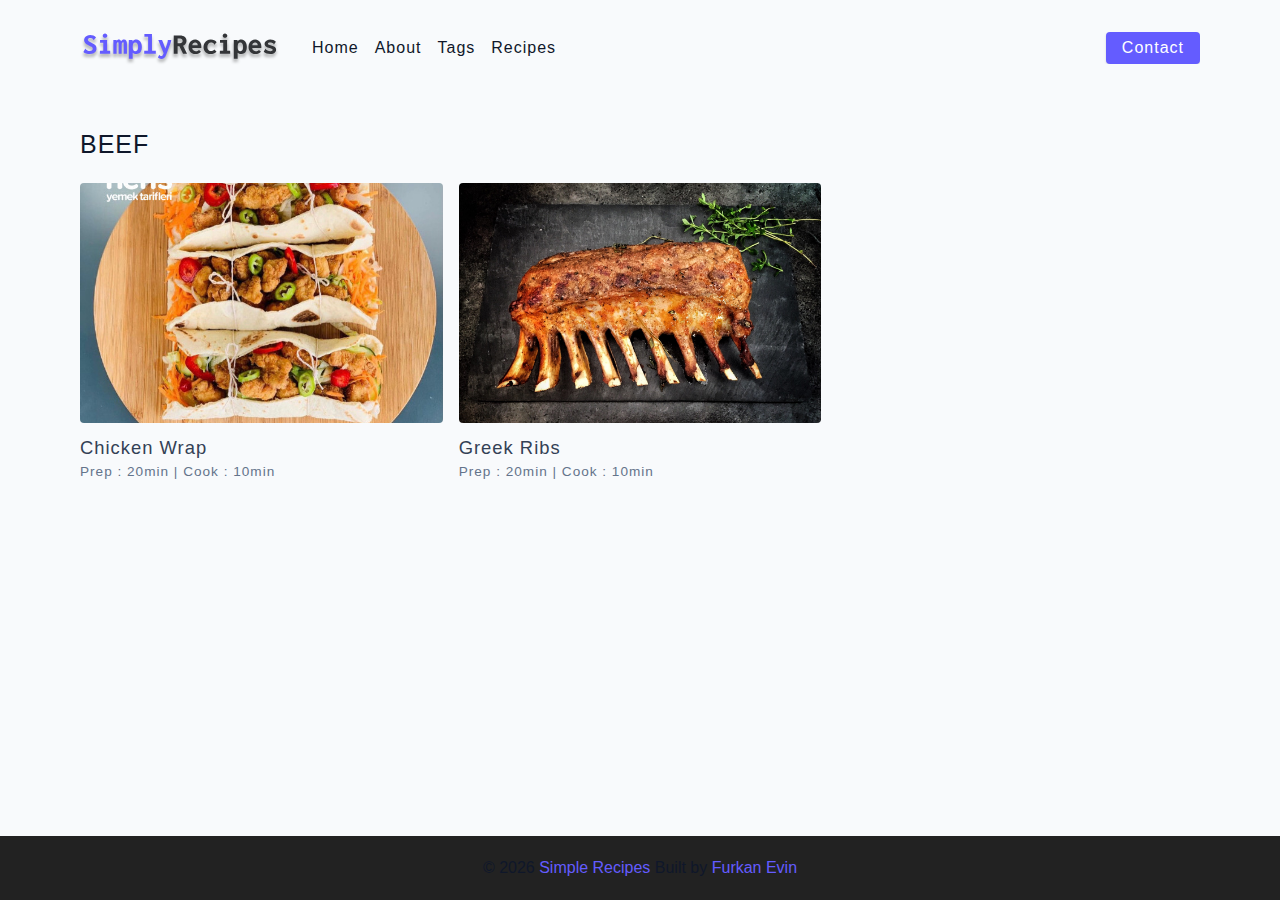
<file: tag-template-beef.html>
<!DOCTYPE html>
<html lang="en">
  <head>
    <meta charset="UTF-8" />
    <meta http-equiv="X-UA-Compatible" content="IE=edge" />
    <meta name="viewport" content="width=device-width, initial-scale=1.0" />
    <title>Simply Recipes || Starter</title>
    <!-- favicon -->
    <link rel="shortcut icon" href="./assets/favicon.ico" type="image/x-icon" />
    <!-- normalize -->
    <link rel="stylesheet" href="./css/normalize.css" />
    <!-- font-awesome -->
    <link
      rel="stylesheet"
      href="https://cdnjs.cloudflare.com/ajax/libs/font-awesome/5.14.0/css/all.min.css"
    />
    <!-- main css -->
    <link rel="stylesheet" href="./css/main.css" />
  </head>
  <body>
    <!-- NAV -->

    <nav class="navbar">
      <div class="nav-center">
        <div class="nav-header">
          <a href="index.html" class="nav-logo">
            <img src="./assets/logo.svg" alt="simply recipes" />
          </a>
          <button class="nav-btn btn">
            <i class="fas fa-align-justify"></i>
          </button>
        </div>
        <div class="nav-links">
          <a href="index.html" class="nav-link"> home </a>
          <a href="about.html" class="nav-link"> about </a>
          <a href="tags.html" class="nav-link"> tags </a>
          <a href="recipes.html" class="nav-link"> recipes </a>

          <div class="nav-link contact-link">
            <a href="contact.html" class="btn"> contact </a>
          </div>
        </div>
      </div>
    </nav>

    <!-- NAV end -->

    <!-- Main -->
    <main class="page">
      <div>
        <h4>BEEF</h4>
        <div class="recipes-list">
          <!-- single-recipie -->
          <a href="single-recipe-1.html" class="recipe">
            <img src="./assets/recipes/recipe-1.jpeg" alt="food" class="img recipe-img">
            <h5>Chicken wrap</h5>
            <p>Prep : 20min | Cook : 10min</p>
          </a>
          <!-- END of single-recipie -->


          <!-- single-recipie -->
          <a href="single-recipe-2.html" class="recipe">
            <img src="./assets/recipes/recipe-2.jpeg" alt="food" class="img recipe-img">
            <h5>Greek Ribs</h5>
            <p>Prep : 20min | Cook : 10min</p>
          </a>
          <!-- END of single-recipie -->
        </div>
     <!-- END of recipies container -->


      </div>
    </main>
    <!-- Main End -->

    <!-- Footer -->
    <footer class="page-footer">
      <p>&copy; <span id="date">2021</span>
      <span class="footer-logo">Simple Recipes</span>
      Built by <a href="https://www.linkedin.com/in/furkan-evin/" target="_blank">Furkan Evin</a>
      </p>
    </footer>

<script src="./js/app.js"></script>
  </body>
</html>
</file>
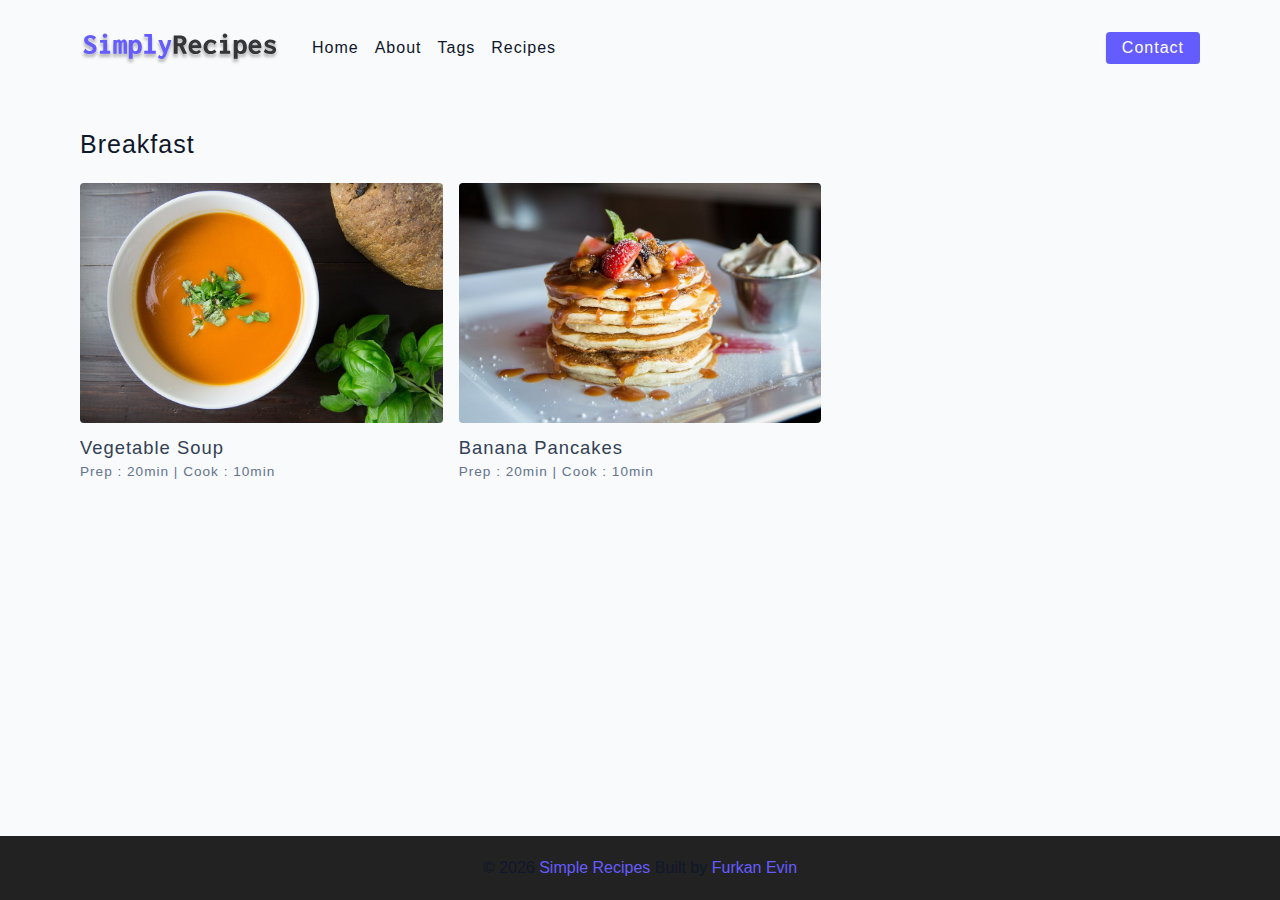
<file: tag-template-breakfast.html>
<!DOCTYPE html>
<html lang="en">
  <head>
    <meta charset="UTF-8" />
    <meta http-equiv="X-UA-Compatible" content="IE=edge" />
    <meta name="viewport" content="width=device-width, initial-scale=1.0" />
    <title>Simply Recipes || Starter</title>
    <!-- favicon -->
    <link rel="shortcut icon" href="./assets/favicon.ico" type="image/x-icon" />
    <!-- normalize -->
    <link rel="stylesheet" href="./css/normalize.css" />
    <!-- font-awesome -->
    <link
      rel="stylesheet"
      href="https://cdnjs.cloudflare.com/ajax/libs/font-awesome/5.14.0/css/all.min.css"
    />
    <!-- main css -->
    <link rel="stylesheet" href="./css/main.css" />
  </head>
  <body>
    <!-- NAV -->

    <nav class="navbar">
      <div class="nav-center">
        <div class="nav-header">
          <a href="index.html" class="nav-logo">
            <img src="./assets/logo.svg" alt="simply recipes" />
          </a>
          <button class="nav-btn btn">
            <i class="fas fa-align-justify"></i>
          </button>
        </div>
        <div class="nav-links">
          <a href="index.html" class="nav-link"> home </a>
          <a href="about.html" class="nav-link"> about </a>
          <a href="tags.html" class="nav-link"> tags </a>
          <a href="recipes.html" class="nav-link"> recipes </a>

          <div class="nav-link contact-link">
            <a href="contact.html" class="btn"> contact </a>
          </div>
        </div>
      </div>
    </nav>

    <!-- NAV end -->

    <!-- Main -->
    <main class="page">
      <div>
        <h4>Breakfast</h4>
        <div class="recipes-list">
          

          <!-- single-recipie -->
          <a href="single-recipe-3.html" class="recipe">
            <img src="./assets/recipes/recipe-3.jpeg" alt="food" class="img recipe-img">
            <h5>Vegetable Soup</h5>
            <p>Prep : 20min | Cook : 10min</p>
          </a>
          <!-- END of single-recipie -->
          
          <!-- single-recipie -->
          <a href="single-recipe-4.html" class="recipe">
            <img src="./assets/recipes/recipe-4.jpeg" alt="food" class="img recipe-img">
            <h5>Banana Pancakes</h5>
            <p>Prep : 20min | Cook : 10min</p>
          </a>
          <!-- END of single-recipie -->
        </div>
     <!-- END of recipies container -->


      </div>
    </main>
    <!-- Main End -->

    <!-- Footer -->
    <footer class="page-footer">
      <p>&copy; <span id="date">2021</span>
      <span class="footer-logo">Simple Recipes</span>
      Built by <a href="https://www.linkedin.com/in/furkan-evin/" target="_blank">Furkan Evin</a>
      </p>
    </footer>

<script src="./js/app.js"></script>
  </body>
</html>
</file>
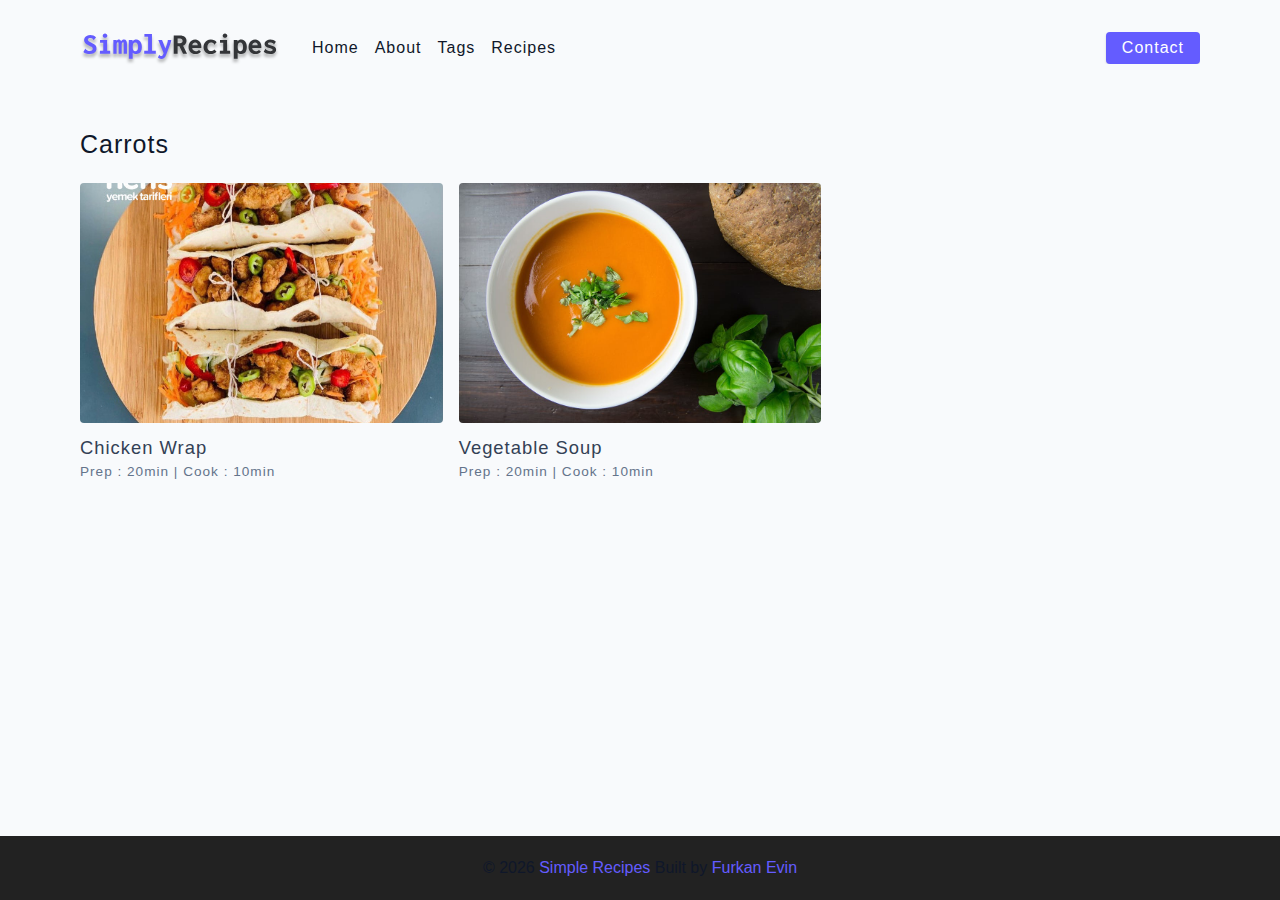
<file: tag-template-carrots.html>
<!DOCTYPE html>
<html lang="en">
  <head>
    <meta charset="UTF-8" />
    <meta http-equiv="X-UA-Compatible" content="IE=edge" />
    <meta name="viewport" content="width=device-width, initial-scale=1.0" />
    <title>Simply Recipes || Starter</title>
    <!-- favicon -->
    <link rel="shortcut icon" href="./assets/favicon.ico" type="image/x-icon" />
    <!-- normalize -->
    <link rel="stylesheet" href="./css/normalize.css" />
    <!-- font-awesome -->
    <link
      rel="stylesheet"
      href="https://cdnjs.cloudflare.com/ajax/libs/font-awesome/5.14.0/css/all.min.css"
    />
    <!-- main css -->
    <link rel="stylesheet" href="./css/main.css" />
  </head>
  <body>
    <!-- NAV -->

    <nav class="navbar">
      <div class="nav-center">
        <div class="nav-header">
          <a href="index.html" class="nav-logo">
            <img src="./assets/logo.svg" alt="simply recipes" />
          </a>
          <button class="nav-btn btn">
            <i class="fas fa-align-justify"></i>
          </button>
        </div>
        <div class="nav-links">
          <a href="index.html" class="nav-link"> home </a>
          <a href="about.html" class="nav-link"> about </a>
          <a href="tags.html" class="nav-link"> tags </a>
          <a href="recipes.html" class="nav-link"> recipes </a>

          <div class="nav-link contact-link">
            <a href="contact.html" class="btn"> contact </a>
          </div>
        </div>
      </div>
    </nav>

    <!-- NAV end -->

    <!-- Main -->
    <main class="page">
      <div>
        <h4>Carrots</h4>
        <div class="recipes-list">
          <!-- single-recipie -->
          <a href="single-recipe-1.html" class="recipe">
            <img src="./assets/recipes/recipe-1.jpeg" alt="food" class="img recipe-img">
            <h5>Chicken wrap</h5>
            <p>Prep : 20min | Cook : 10min</p>
          </a>
          <!-- END of single-recipie -->


          <!-- single-recipie -->
          <a href="single-recipe-3.html" class="recipe">
            <img src="./assets/recipes/recipe-3.jpeg" alt="food" class="img recipe-img">
            <h5>Vegetable Soup</h5>
            <p>Prep : 20min | Cook : 10min</p>
          </a>
          <!-- END of single-recipie -->
          


      </div>
    </main>
    <!-- Main End -->

    <!-- Footer -->
    <footer class="page-footer">
      <p>&copy; <span id="date">2021</span>
      <span class="footer-logo">Simple Recipes</span>
      Built by <a href="https://www.linkedin.com/in/furkan-evin/" target="_blank">Furkan Evin</a>
      </p>
    </footer>

<script src="./js/app.js"></script>
  </body>
</html>
</file>
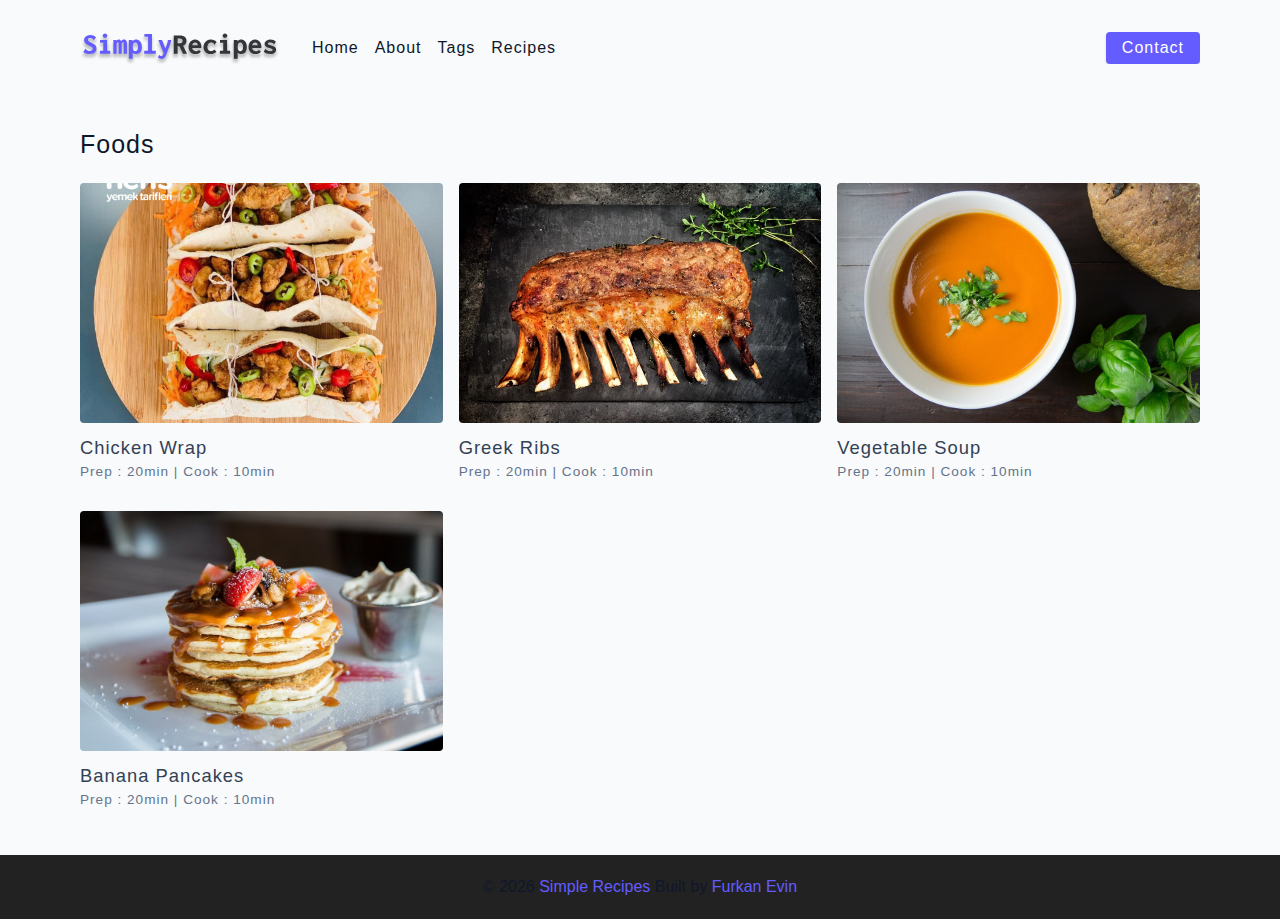
<file: tag-template-foods.html>
<!DOCTYPE html>
<html lang="en">
  <head>
    <meta charset="UTF-8" />
    <meta http-equiv="X-UA-Compatible" content="IE=edge" />
    <meta name="viewport" content="width=device-width, initial-scale=1.0" />
    <title>Simply Recipes || Starter</title>
    <!-- favicon -->
    <link rel="shortcut icon" href="./assets/favicon.ico" type="image/x-icon" />
    <!-- normalize -->
    <link rel="stylesheet" href="./css/normalize.css" />
    <!-- font-awesome -->
    <link
      rel="stylesheet"
      href="https://cdnjs.cloudflare.com/ajax/libs/font-awesome/5.14.0/css/all.min.css"
    />
    <!-- main css -->
    <link rel="stylesheet" href="./css/main.css" />
  </head>
  <body>
    <!-- NAV -->

    <nav class="navbar">
      <div class="nav-center">
        <div class="nav-header">
          <a href="index.html" class="nav-logo">
            <img src="./assets/logo.svg" alt="simply recipes" />
          </a>
          <button class="nav-btn btn">
            <i class="fas fa-align-justify"></i>
          </button>
        </div>
        <div class="nav-links">
          <a href="index.html" class="nav-link"> home </a>
          <a href="about.html" class="nav-link"> about </a>
          <a href="tags.html" class="nav-link"> tags </a>
          <a href="recipes.html" class="nav-link"> recipes </a>

          <div class="nav-link contact-link">
            <a href="contact.html" class="btn"> contact </a>
          </div>
        </div>
      </div>
    </nav>

    <!-- NAV end -->

    <!-- Main -->
    <main class="page">
      <div>
        <h4>Foods</h4>
        <div class="recipes-list">
          <!-- single-recipie -->
          <a href="single-recipe-1.html" class="recipe">
            <img src="./assets/recipes/recipe-1.jpeg" alt="food" class="img recipe-img">
            <h5>Chicken wrap</h5>
            <p>Prep : 20min | Cook : 10min</p>
          </a>
          <!-- END of single-recipie -->


          <!-- single-recipie -->
          <a href="single-recipe-2.html" class="recipe">
            <img src="./assets/recipes/recipe-2.jpeg" alt="food" class="img recipe-img">
            <h5>Greek Ribs</h5>
            <p>Prep : 20min | Cook : 10min</p>
          </a>
          <!-- END of single-recipie -->

          <!-- single-recipie -->
          <a href="single-recipe-3.html" class="recipe">
            <img src="./assets/recipes/recipe-3.jpeg" alt="food" class="img recipe-img">
            <h5>Vegetable Soup</h5>
            <p>Prep : 20min | Cook : 10min</p>
          </a>
          <!-- END of single-recipie -->
          
          <!-- single-recipie -->
          <a href="single-recipe-4.html" class="recipe">
            <img src="./assets/recipes/recipe-4.jpeg" alt="food" class="img recipe-img">
            <h5>Banana Pancakes</h5>
            <p>Prep : 20min | Cook : 10min</p>
          </a>
          <!-- END of single-recipie -->
        </div>
     <!-- END of recipies container -->


      </div>
    </main>
    <!-- Main End -->

    <!-- Footer -->
    <footer class="page-footer">
      <p>&copy; <span id="date">2021</span>
      <span class="footer-logo">Simple Recipes</span>
      Built by <a href="https://www.linkedin.com/in/furkan-evin/" target="_blank">Furkan Evin</a>
      </p>
    </footer>

<script src="./js/app.js"></script>
  </body>
</html>
</file>
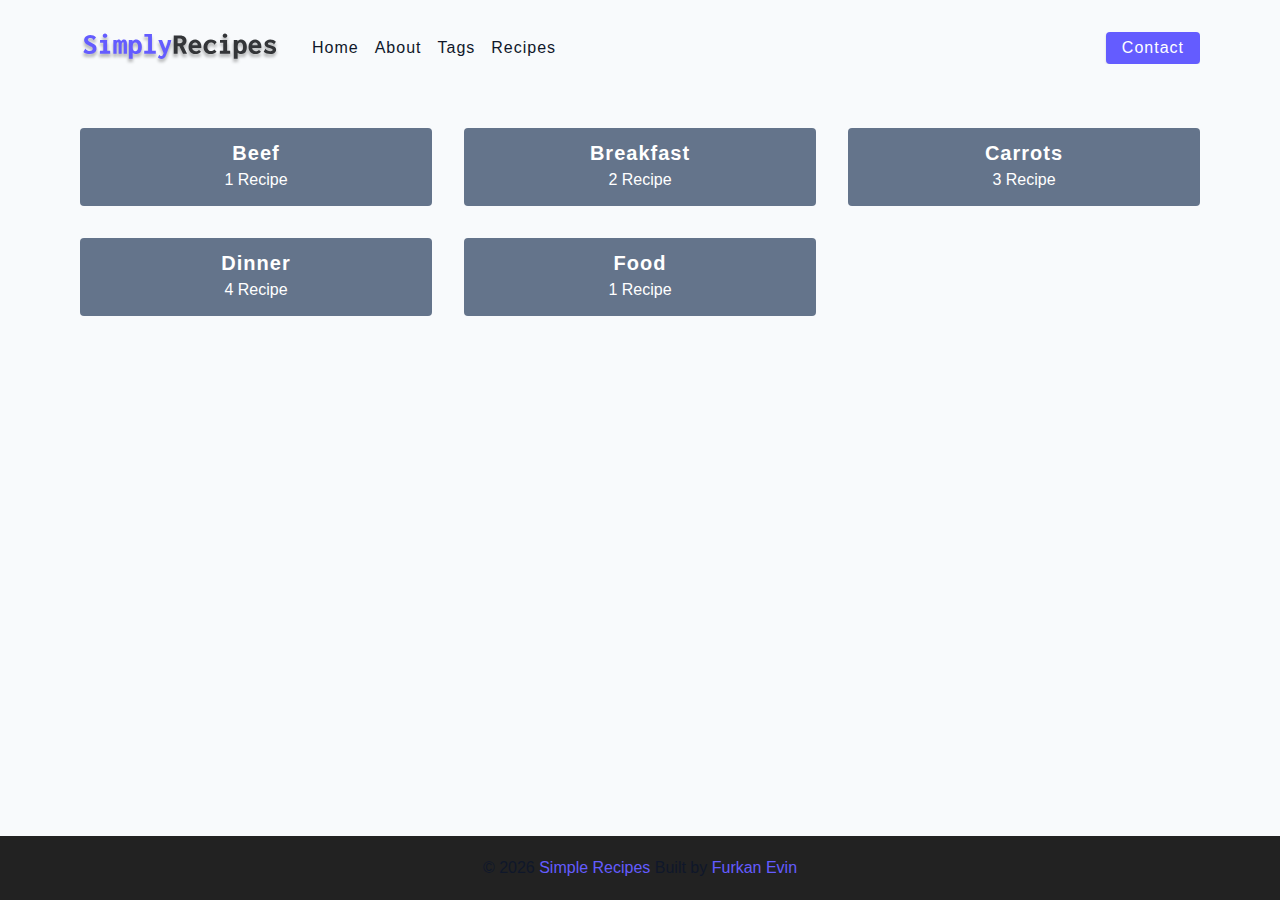
<file: tags.html>
<!DOCTYPE html>
<html lang="en">
  <head>
    <meta charset="UTF-8" />
    <meta http-equiv="X-UA-Compatible" content="IE=edge" />
    <meta name="viewport" content="width=device-width, initial-scale=1.0" />
    <title>Simply Recipes || Starter</title>
    <!-- favicon -->
    <link rel="shortcut icon" href="./assets/favicon.ico" type="image/x-icon" />
    <!-- normalize -->
    <link rel="stylesheet" href="./css/normalize.css" />
    <!-- font-awesome -->
    <link
      rel="stylesheet"
      href="https://cdnjs.cloudflare.com/ajax/libs/font-awesome/5.14.0/css/all.min.css"
    />
    <!-- main css -->
    <link rel="stylesheet" href="./css/main.css" />
  </head>
  <body>
    <!-- NAV -->

    <nav class="navbar">
      <div class="nav-center">
        <div class="nav-header">
          <a href="index.html" class="nav-logo">
            <img src="./assets/logo.svg" alt="simply recipes" />
          </a>
          <button class="nav-btn btn">
            <i class="fas fa-align-justify"></i>
          </button>
        </div>
        <div class="nav-links">
          <a href="index.html" class="nav-link"> home </a>
          <a href="about.html" class="nav-link"> about </a>
          <a href="tags.html" class="nav-link"> tags </a>
          <a href="recipes.html" class="nav-link"> recipes </a>

          <div class="nav-link contact-link">
            <a href="contact.html" class="btn"> contact </a>
          </div>
        </div>
      </div>
    </nav>

    <!-- NAV end -->

    <!-- Main -->
    <main class="page">
      <section class="tags-wrapper">

        <!-- single tag -->
        <a href="tag-template-beef.html" class="tag">
          <h5>Beef</h5>
          <P>1 Recipe</P>
        </a>
        <!-- END of single tag -->


          <!-- single tag -->
          <a href="tag-template-breakfast.html" class="tag">
            <h5>Breakfast</h5>
            <P>2 Recipe</P>
          </a>
          <!-- END of single tag -->

            <!-- single tag -->
        <a href="tag-template-carrots.html" class="tag">
          <h5>Carrots</h5>
          <P>3 Recipe</P>
        </a>
        <!-- END of single tag -->

         <!-- single tag -->
         <a href="tag-template-beef.html" class="tag">
          <h5>Dinner</h5>
          <P>4 Recipe</P>
        </a>
        <!-- END of single tag -->

         <!-- single tag -->
         <a href="tag-template-foods.html" class="tag">
          <h5>Food</h5>
          <P>1 Recipe</P>
        </a>
        <!-- END of single tag -->
      </section>
    </main>
    <!-- Main End -->

    <!-- Footer -->
    <footer class="page-footer">
      <p>&copy; <span id="date">2021</span>
      <span class="footer-logo">Simple Recipes</span>
      Built by <a href="https://www.linkedin.com/in/furkan-evin/" target="_blank">Furkan Evin</a>
      </p>
    </footer>

<script src="./js/app.js"></script>
  </body>
</html>
</file>
<file: css/main.css>
*,
::after,
::before {
  box-sizing: border-box;
}
/* fonts */

@import url('https://fonts.googleapis.com/css2?family=Roboto:wght@400;500;600&family=Montserrat&display=swap');
html {
  font-size: 100%;
} /*16px*/

:root {
  /* colors */
  --primary-100: #e2e0ff;
  --primary-200: #c1beff;
  --primary-300: #a29dff;
  --primary-400: #837dff;
  --primary-500: #645cff;
  --primary-600: #504acc;
  --primary-700: #3c3799;
  --primary-800: #282566;
  --primary-900: #141233;

  /* grey */
  --grey-50: #f8fafc;
  --grey-100: #f1f5f9;
  --grey-200: #e2e8f0;
  --grey-300: #cbd5e1;
  --grey-400: #94a3b8;
  --grey-500: #64748b;
  --grey-600: #475569;
  --grey-700: #334155;
  --grey-800: #1e293b;
  --grey-900: #0f172a;
  /* rest of the colors */
  --black: #222;
  --white: #fff;
  --red-light: #f8d7da;
  --red-dark: #842029;
  --green-light: #d1e7dd;
  --green-dark: #0f5132;

  /* fonts  */
  --headingFont: 'Roboto', sans-serif;
  --bodyFont: 'Nunito', sans-serif;
  --smallText: 0.7em;
  /* rest of the vars */
  --backgroundColor: var(--grey-50);
  --textColor: var(--grey-900);
  --borderRadius: 0.25rem;
  --letterSpacing: 1px;
  --transition: 0.3s ease-in-out all;
  --max-width: 1120px;
  --fixed-width: 600px;

  /* box shadow*/
  --shadow-1: 0 1px 3px 0 rgba(0, 0, 0, 0.1), 0 1px 2px 0 rgba(0, 0, 0, 0.06);
  --shadow-2: 0 4px 6px -1px rgba(0, 0, 0, 0.1),
    0 2px 4px -1px rgba(0, 0, 0, 0.06);
  --shadow-3: 0 10px 15px -3px rgba(0, 0, 0, 0.1),
    0 4px 6px -2px rgba(0, 0, 0, 0.05);
  --shadow-4: 0 20px 25px -5px rgba(0, 0, 0, 0.1),
    0 10px 10px -5px rgba(0, 0, 0, 0.04);
}

body {
  background: var(--backgroundColor);
  font-family: var(--bodyFont);
  font-weight: 400;
  line-height: 1.75;
  color: var(--textColor);
}

p {
  margin-top: 0;
  margin-bottom: 1.5rem;
  max-width: 40em;
}

h1,
h2,
h3,
h4,
h5 {
  margin: 0;
  margin-bottom: 1.38rem;
  font-family: var(--headingFont);
  font-weight: 400;
  line-height: 1.3;
  text-transform: capitalize;
  letter-spacing: var(--letterSpacing);
}

h1 {
  margin-top: 0;
  font-size: 3.052rem;
}

h2 {
  font-size: 2.441rem;
}

h3 {
  font-size: 1.953rem;
}

h4 {
  font-size: 1.563rem;
}

h5 {
  font-size: 1.25rem;
}

small,
.text-small {
  font-size: var(--smallText);
}

a {
  text-decoration: none;
}
ul {
  list-style-type: none;
  padding: 0;
}

.img {
  width: 100%;
  display: block;
  object-fit: cover;
}
/* buttons */

.btn {
  cursor: pointer;
  color: var(--white);
  background: var(--primary-500);
  border: transparent;
  border-radius: var(--borderRadius);
  letter-spacing: var(--letterSpacing);
  padding: 0.375rem 0.75rem;
  box-shadow: var(--shadow-1);
  transition: var(--transtion);
  text-transform: capitalize;
  display: inline-block;
}
.btn:hover {
  background: var(--primary-700);
  box-shadow: var(--shadow-3);
}
.btn-hipster {
  color: var(--primary-500);
  background: var(--primary-200);
}
.btn-hipster:hover {
  color: var(--primary-200);
  background: var(--primary-700);
}
.btn-block {
  width: 100%;
}

/* alerts */
.alert {
  padding: 0.375rem 0.75rem;
  margin-bottom: 1rem;
  border-color: transparent;
  border-radius: var(--borderRadius);
}

.alert-danger {
  color: var(--red-dark);
  background: var(--red-light);
}
.alert-success {
  color: var(--green-dark);
  background: var(--green-light);
}
/* form */

.form {
  width: 90vw;
  max-width: var(--fixed-width);
  background: var(--white);
  border-radius: var(--borderRadius);
  box-shadow: var(--shadow-2);
  padding: 2rem 2.5rem;
  margin: 3rem auto;
}
.form-label {
  display: block;
  font-size: var(--smallText);
  margin-bottom: 0.5rem;
  text-transform: capitalize;
  letter-spacing: var(--letterSpacing);
}
.form-input,
.form-textarea {
  width: 100%;
  padding: 0.375rem 0.75rem;
  border-radius: var(--borderRadius);
  background: var(--backgroundColor);
  border: 1px solid var(--grey-200);
}

.form-row {
  margin-bottom: 1rem;
}

.form-textarea {
  height: 7rem;
}
::placeholder {
  font-family: inherit;
  color: var(--grey-400);
}
.form-alert {
  color: var(--red-dark);
  letter-spacing: var(--letterSpacing);
  text-transform: capitalize;
}
/* alert */

@keyframes spinner {
  to {
    transform: rotate(360deg);
  }
}

.loading {
  width: 6rem;
  height: 6rem;
  border: 5px solid var(--grey-400);
  border-radius: 50%;
  border-top-color: var(--primary-500);
  animation: spinner 0.6s linear infinite;
}
.loading {
  margin: 0 auto;
}
/* title */

.title {
  text-align: center;
}

.title-underline {
  background: var(--primary-500);
  width: 7rem;
  height: 0.25rem;
  margin: 0 auto;
  margin-top: -1rem;
}

/*
=============== 
Navbar
===============
*/
.navbar {
  display: flex;
  justify-content: center;
  align-items: center;
}

.nav-center {
  width: 90vw;
  max-width: var(--max-width);
}
.nav-header{
  height:6rem;
  display: flex;
  justify-content: space-between;
  align-items: center;
}
.nav-logo{
  display: flex;
  align-items: center;
}
.nav-header img{
  width: 200px;
}
.nav-btn{
  padding: 0.15rem 0.75rem;
}
.nav-links{
  display: flex;
  flex-direction: column;
  height: 0;
  overflow: hidden;
  transition: var(--transition);
}

.nav-link{

  display: block;
  text-align: center;
  text-transform: capitalize;
  color: var(--grey-900);
  letter-spacing: var(--letterSpacing);
  padding: 1rem 0;
  border-top: 1px solid var(--grey-500);
  transition: var(--transition);
}

.show-links{
  height: 310px;

}
nav.link:hover{
  color: var(--primary-500);
}
.contact-link a {
  padding: 0.15rem 1rem;
}

@media screen and (min-width: 992px) {
  .navbar {
    height: 6rem;
  }
  .nav-center {
    display: flex;
    align-items: center;
  }
  .nav-header {
    padding: 0;
    margin-right: 2rem;
    height: auto;
  }

  .nav-btn {
    display: none;
  }
  .nav-links {
    height: auto !important;
    flex-direction: row;
    align-items: center;
    width: 100%;
  }
  .nav-link {
    padding: 0;
    border-top: none;
    margin-right: 1rem;
    font-size: 1rem;
  }
  .contact-link {
    margin-right: 0;
    margin-left: auto;
  }
}

/*
=============== 
PAGE
===============
*/
.page{
  width: 90vw;
  max-width: var(--max-width);
  margin: 0 auto;
  padding-top: 2rem;
  min-height: calc(100vh - (6rem + 4rem));
}




/*
=============== 
FOOTER
===============
*/
.page-footer{
  height: 4rem;
  text-align: center;
  background: var(--black);
  display: flex;
  align-items: center;
  justify-content: center;
}

.page-footer p{
  margin-bottom: 0;
}
.page-footer a, .footer-logo{
color: var(--primary-500);
}





/*
=============== 
HERO
===============
*/

.hero{
  height: 40vh;

  background: url(../assets/main.jpeg) center/cover no-repeat;
  margin-bottom: 2rem;
  border-radius: var(--borderRadius);
  position: relative;

}
.hero-container{
  position: absolute;
  width: 100%;
  height: 100%;
  top: 0;
  left: 0;
  background: rgba(0, 0, 0, 0.4);
  border-radius: var(--borderRadius);
  display: flex;
  align-items: center;
  justify-content: center;
}
.hero-text{
  text-align: center;
  color: var(--white);
}
@media screen and (min-width:768px){
.hero-text h1{
  font-size: 4rem;
  margin-bottom: 0;
}
}



/*
=============== 
Recipies
===============
*/

.recipes-container{
  display: grid;
  gap: 2rem 1rem;
}
.tags-container{
  order: 1;
  display: flex;
  flex-direction: column;
  padding-bottom: 3rem;
}
.recipes-list{
  display: grid;
  gap: 2rem 1rem;
  padding-bottom: 3rem;
}
.tags-container h4{
  margin-bottom: 0.5rem;
  font-weight: 500;
}
.tags-list{
  display: grid;
  grid-template-columns: 1fr 1fr 1fr 1fr;
}
.tags-list a{
  text-transform: capitalize;
  display: block;
  color: var(--grey-500);
  transition: var(--transition);
}
.tags-list a:hover{
  color: var(--primary-500);

}
.recipe{
  display: block;
}
.recipe-img{
  height:15rem;
  border-radius: var(--borderRadius);
  margin-bottom: 1rem;
}
.recipe h5{
  margin-bottom: 0;
  line-height: 1;
  color: var(--grey-700);
}
.recipe p{
  margin-bottom: 0;
  line-height: 1;
  color: var(--grey-500);
  letter-spacing: var(--letterSpacing);
  margin-top: 0.5rem;
}

@media screen and (min-width:576px){
  .recipes-list{
    grid-template-columns: 1fr 1fr;
  }
  .reicpe-img{
    height: 10rem;
  }

}
@media screen and (min-width:992px){
  .recipes-container{
    grid-template-columns: 200px 1fr;
  }
  .recipe p{
    font-size: 0.85rem;
  }
  .tags-container{
    order: 0;
  }
  .tags-list{
    grid-template-columns: 1fr;
  }


}
@media screen and (min-width:1200px){
  .recipe h5{
    font-size: 1.15rem;
  }
  .recipes-list{
    grid-template-columns: 1fr 1fr 1fr;
  }
}
/*
=============== 
End of Recipies
===============
*/


/*
=============== 
EROR PAGE
===============
*/

.eror-page{
  text-align: center;
  padding-top: 5rem;
}

.eror-page h1{
  font-size: 9rem;
}

/*
=============== 
End of EROR PAGE
===============
*/

/*
=============== 
ABOUT PAGE
===============
*/
.about-page h2{
  text-transform: none;
  font-weight: bold;
}
.about-page{
  display: grid;
  gap: 2rem 4rem;
  padding-bottom: 3rem;
}

.featured-title{
  text-align: center;
}

.about-img{
  border-radius: var(--borderRadius);
  height: 300px;
}

@media screen and (min-width:992px){
  .about-page{
    grid-template-columns: 1fr 1fr;
    grid-template-rows: 400px;
    align-items: center;
  }
}




/*
=============== 
End of ABOUT PAGE
===============
*/



/*
=============== 
contacts Page
===============
*/

.contact-form{
  width: 100%;
  margin: 0;
}
.contact-container{
  display: grid;
  gap: 2rem 3rem;
  padding-bottom: 3rem;
}

@media screen and (min-width:992px){
  .contact-container{
    grid-template-columns: 1fr 450px;
    align-items: center;
  }
  
}
/*
=============== 
End of contacts Page
===============
*/

/*
=============== 
TAGS PAGE
===============
*/

.tags-wrapper{
  display: grid;
  gap: 2rem;
  padding-bottom: 3rem;
}
.tag{
  background: var(--grey-500);
  border-radius: var(--borderRadius);
  text-align: center;
  color: var(--white);
  transition: var(--transition);
  padding: 0.75rem 0;
}
.tag:hover{
  background: var(--primary-500);
}
.tag h5,
.tag p{
  margin-bottom: 0;
}
.tag h5{
  font-weight: 600;
}

@media screen and (min-width:576px){
  .tags-wrapper{
    grid-template-columns: 1fr 1fr;
  }
  }

  @media screen and (min-width:992px){
    .tags-wrapper{
      grid-template-columns: 1fr 1fr 1fr;
    }
    }
/*
=============== 
End of TAGS PAGE
===============
*/

/*
=============== 
Single Recipies Template
===============
*/

.recipe-hero{
  display: grid;
  gap: 3rem;
}
.recipe-hero-img{
  height: 300px;
  border-radius: var(--borderRadius);
}
.recipe-hero p{
  color: var(--grey-600);
}
.recipe-icons{
  display: grid;
  grid-template-columns: repeat(3,1fr);
  gap: 1rem;
  margin: 2rem 0;
  text-align: center;
}
.recipe-icons i{
font-size: 1.5rem;
color: var(--primary-500);
}
.recipe-icons h5,
.recipe-icons p{
margin-bottom: 0;
font-size: 0.85rem;
}
.recipe-icons p{
  color: var(--grey-600);
}
.recipe-tags{
  display: flex;
  align-items: center;
  flex-wrap: wrap;
  font-size: 0.7em;
  font-weight: 600;
  gap: 5px;
  justify-content: center;
} 
.recipe-tags a{
  background: var(--primary-500);
  border-radius: var(--borderRadius);
  color: var(--white);
  padding: 0.05rem 0.5rem;
  margin-bottom: 0 0.25rem;
  text-transform: capitalize;
}

@media screen and (min-width:992px){
  .recipe-hero{
    grid-template-columns: 4fr 5fr;
    align-items: center;
  }
}

.recipe-content{
  padding: 3rem 0;
  display: grid;
  gap: 2rem 5rem;
}

@media screen and (min-width:992px){
  .recipe-content{
    grid-template-columns:2fr 1fr;
  }
}
.single-instruction header{
  display: grid;
  grid-template-columns: auto 1fr;
  gap: 1.5rem;
  align-items: center;
}
.single-instruction header div{
  height: 2px;
  background: var(--grey-300);
}

.single-instruction header p{
  text-transform: uppercase;
  font-weight: 600;
  margin-bottom: 0;
  color: var(--primary-500);
}

.single-instruction  > p{
  color: var(--grey-700);
}

.second-column{
  display: grid;
  row-gap: 2rem,;
}

.single-ingredient{
  border-bottom: 2px solid var(--grey-300);
  padding-bottom: 0.75rem;
  color: var(--grey-700);
}
.single-tool{
  border-bottom: 2px solid var(--grey-300);
  padding-bottom: 0.75rem;
  color: var(--primary-500);
  text-transform: capitalize;
}
</file>
